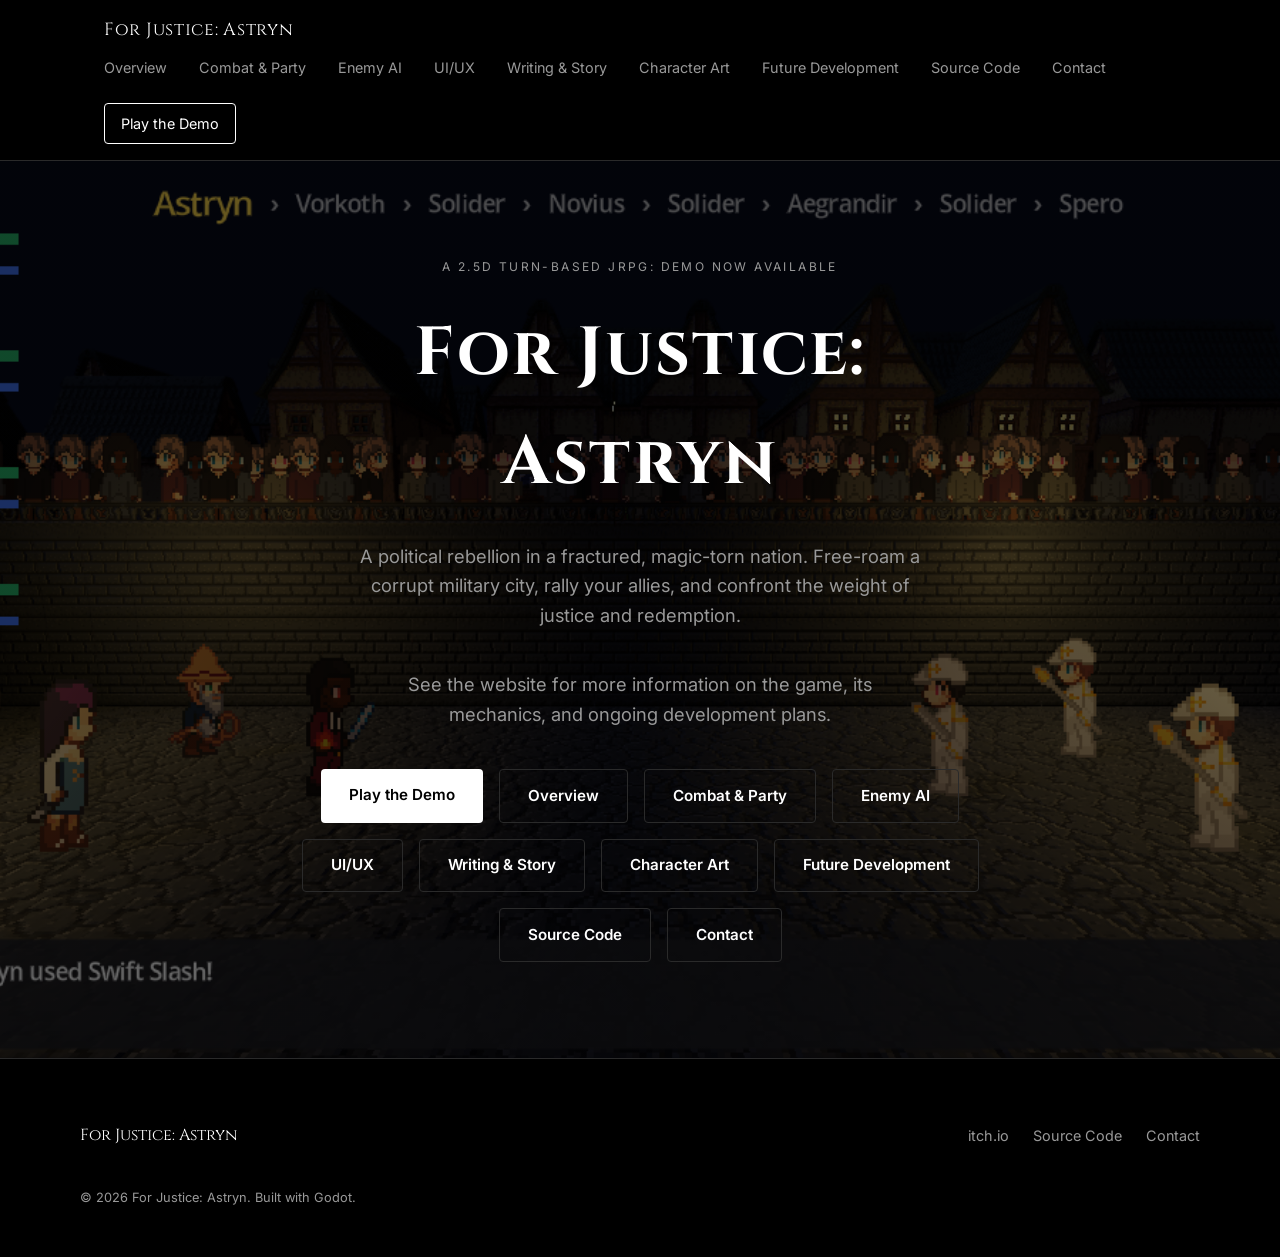
<file: index.html>
<!DOCTYPE html>
<html lang="en">
<head>
  <meta charset="UTF-8">
  <meta name="viewport" content="width=device-width, initial-scale=1.0">
  <title>For Justice: Astryn</title>
  <meta name="description" content="For Justice: Astryn, a 2.5D turn-based JRPG about political rebellion in a fractured, magic-torn nation. Free-roam a corrupt military city, take down a general in a two-phase fight, and face a branching final decision.">
  <link rel="icon" type="image/png" href="assets/fja_logo.png">
  <meta property="og:type" content="website">
  <meta property="og:site_name" content="For Justice: Astryn">
  <meta property="og:title" content="For Justice: Astryn">
  <meta property="og:description" content="For Justice: Astryn, a 2.5D turn-based JRPG about political rebellion in a fractured, magic-torn nation. Free-roam a corrupt military city, take down a general in a two-phase fight, and face a branching final decision.">
  <meta property="og:url" content="https://goamek.github.io/for-justice-astryn-official/">
  <meta property="og:image" content="https://goamek.github.io/for-justice-astryn-official/assets/game/hero-bg.png">
  <meta name="twitter:card" content="summary_large_image">
  <link rel="preconnect" href="https://fonts.googleapis.com">
  <link rel="preconnect" href="https://fonts.gstatic.com" crossorigin>
  <link href="https://fonts.googleapis.com/css2?family=Cinzel:wght@500;700&family=Inter:wght@400;500;600&display=swap" rel="stylesheet">
  <link rel="stylesheet" href="css/style.css">
</head>
<body>

  <header class="nav" id="nav">
    <div class="nav__inner">
      <a href="#top" class="nav__brand">For Justice: <span>Astryn</span></a>
      <nav class="nav__links" id="navLinks">
        <a href="overview.html">Overview</a>
        <a href="mechanics/mechanic-1.html">Combat &amp; Party</a>
        <a href="mechanics/mechanic-2.html">Enemy AI</a>
        <a href="mechanics/mechanic-3.html">UI/UX</a>
        <a href="mechanics/mechanic-4.html">Writing &amp; Story</a>
        <a href="mechanics/mechanic-5.html">Character Art</a>
        <a href="future-development.html">Future Development</a>
        <a href="https://github.com/goamek/for-justice-astryn-official/tree/main/src" target="_blank" rel="noopener">Source Code</a>
        <a href="contact.html">Contact</a>
        <a href="https://garrettoamek.itch.io/for-justice-astryn" class="nav__cta" target="_blank" rel="noopener">Play the Demo</a>
      </nav>
    </div>
  </header>

  <main>

    <section class="hero" id="top">
      <div class="hero__bg" aria-hidden="true"></div>
      <div class="hero__content">
        <p class="hero__eyebrow">A 2.5D Turn-Based JRPG: Demo Now Available</p>
        <h1 class="hero__title">For Justice: <span>Astryn</span></h1>
        <p class="hero__tagline">
          A political rebellion in a fractured, magic-torn nation. Free-roam a corrupt military
          city, rally your allies, and confront the weight of justice and redemption.
        </p>
        <p class="hero__tagline">
          See the website for more information on the game, its mechanics, and ongoing development plans.
        </p>
        <div class="quick-links__row">
          <a href="https://garrettoamek.itch.io/for-justice-astryn" class="btn btn--primary" target="_blank" rel="noopener">Play the Demo</a>
          <a href="overview.html" class="btn btn--ghost">Overview</a>
          <a href="mechanics/mechanic-1.html" class="btn btn--ghost">Combat &amp; Party</a>
          <a href="mechanics/mechanic-2.html" class="btn btn--ghost">Enemy AI</a>
          <a href="mechanics/mechanic-3.html" class="btn btn--ghost">UI/UX</a>
          <a href="mechanics/mechanic-4.html" class="btn btn--ghost">Writing &amp; Story</a>
          <a href="mechanics/mechanic-5.html" class="btn btn--ghost">Character Art</a>
          <a href="future-development.html" class="btn btn--ghost">Future Development</a>
          <a href="https://github.com/goamek/for-justice-astryn-official/tree/main/src" class="btn btn--ghost" target="_blank" rel="noopener">Source Code</a>
          <a href="contact.html" class="btn btn--ghost">Contact</a>
        </div>
      </div>
    </section>

  </main>

  <footer class="footer">
    <div class="footer__inner">
      <p class="footer__brand">For Justice: <span>Astryn</span></p>
      <ul class="footer__links">
        <li><a href="https://garrettoamek.itch.io/for-justice-astryn" target="_blank" rel="noopener">itch.io</a></li>
        <li><a href="https://github.com/goamek/for-justice-astryn-official/tree/main/src" target="_blank" rel="noopener">Source Code</a></li>
        <li><a href="contact.html">Contact</a></li>
      </ul>
      <p class="footer__copy">&copy; 2026 For Justice: Astryn. Built with Godot.</p>
    </div>
  </footer>

</body>
</html>
</file>
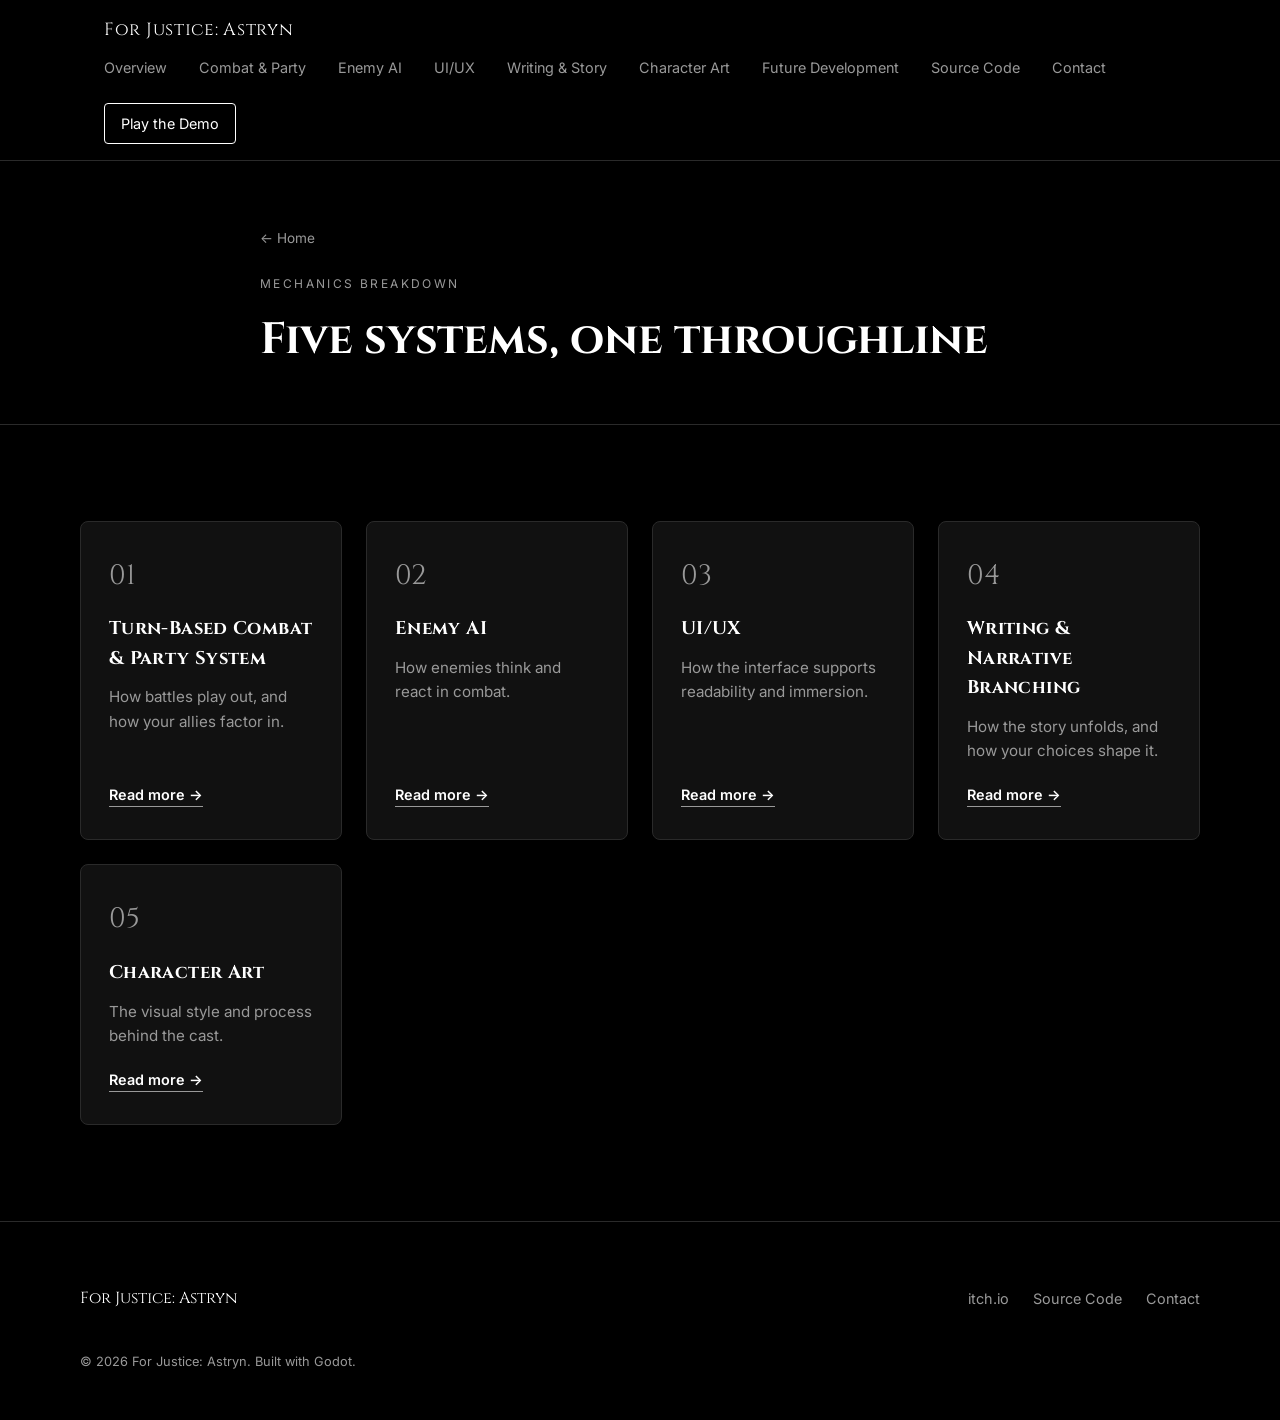
<file: mechanics/index.html>
<!DOCTYPE html>
<html lang="en">
<head>
  <meta charset="UTF-8">
  <meta name="viewport" content="width=device-width, initial-scale=1.0">
  <title>Mechanics | For Justice: Astryn</title>
  <meta name="description" content="A breakdown of the mechanics in For Justice: Astryn: free-roam interaction, turn-based battle, and enemy AI.">
  <link rel="icon" type="image/png" href="../assets/fja_logo.png">
  <meta property="og:type" content="website">
  <meta property="og:site_name" content="For Justice: Astryn">
  <meta property="og:title" content="Mechanics | For Justice: Astryn">
  <meta property="og:description" content="A breakdown of the mechanics in For Justice: Astryn: free-roam interaction, turn-based battle, and enemy AI.">
  <meta property="og:url" content="https://goamek.github.io/for-justice-astryn-official/mechanics/index.html">
  <meta property="og:image" content="https://goamek.github.io/for-justice-astryn-official/assets/game/hero-bg.png">
  <meta name="twitter:card" content="summary_large_image">
  <link rel="preconnect" href="https://fonts.googleapis.com">
  <link rel="preconnect" href="https://fonts.gstatic.com" crossorigin>
  <link href="https://fonts.googleapis.com/css2?family=Cinzel:wght@500;700&family=Inter:wght@400;500;600&display=swap" rel="stylesheet">
  <link rel="stylesheet" href="../css/style.css">
</head>
<body>

  <header class="nav" id="nav">
    <div class="nav__inner">
      <a href="../index.html" class="nav__brand">For Justice: <span>Astryn</span></a>
      <nav class="nav__links" id="navLinks">
        <a href="../overview.html">Overview</a>
        <a href="mechanic-1.html">Combat &amp; Party</a>
        <a href="mechanic-2.html">Enemy AI</a>
        <a href="mechanic-3.html">UI/UX</a>
        <a href="mechanic-4.html">Writing &amp; Story</a>
        <a href="mechanic-5.html">Character Art</a>
        <a href="../future-development.html">Future Development</a>
        <a href="https://github.com/goamek/for-justice-astryn-official/tree/main/src" target="_blank" rel="noopener">Source Code</a>
        <a href="../contact.html">Contact</a>
        <a href="https://garrettoamek.itch.io/for-justice-astryn" class="nav__cta" target="_blank" rel="noopener">Play the Demo</a>
      </nav>
    </div>
  </header>

  <main>

    <section class="detail-hero">
      <div class="detail-hero__inner">
        <a href="../index.html" class="detail-hero__back">← Home</a>
        <p class="detail-hero__kicker">Mechanics Breakdown</p>
        <h1 class="detail-hero__title">Five systems, one throughline</h1>
      </div>
    </section>

    <section class="section">
      <div class="section__inner">
        <div class="mechanics">
          <article class="mechanic-card">
            <div class="mechanic-card__num">01</div>
            <h3>Turn-Based Combat &amp; Party System</h3>
            <p>
              How battles play out, and how your allies factor in.
            </p>
            <a class="mechanic-card__link" href="mechanic-1.html">Read more →</a>
          </article>

          <article class="mechanic-card">
            <div class="mechanic-card__num">02</div>
            <h3>Enemy AI</h3>
            <p>
              How enemies think and react in combat.
            </p>
            <a class="mechanic-card__link" href="mechanic-2.html">Read more →</a>
          </article>

          <article class="mechanic-card">
            <div class="mechanic-card__num">03</div>
            <h3>UI/UX</h3>
            <p>
              How the interface supports readability and immersion.
            </p>
            <a class="mechanic-card__link" href="mechanic-3.html">Read more →</a>
          </article>

          <article class="mechanic-card">
            <div class="mechanic-card__num">04</div>
            <h3>Writing &amp; Narrative Branching</h3>
            <p>
              How the story unfolds, and how your choices shape it.
            </p>
            <a class="mechanic-card__link" href="mechanic-4.html">Read more →</a>
          </article>

          <article class="mechanic-card">
            <div class="mechanic-card__num">05</div>
            <h3>Character Art</h3>
            <p>
              The visual style and process behind the cast.
            </p>
            <a class="mechanic-card__link" href="mechanic-5.html">Read more →</a>
          </article>
        </div>
      </div>
    </section>

  </main>

  <footer class="footer">
    <div class="footer__inner">
      <p class="footer__brand">For Justice: <span>Astryn</span></p>
      <ul class="footer__links">
        <li><a href="https://garrettoamek.itch.io/for-justice-astryn" target="_blank" rel="noopener">itch.io</a></li>
        <li><a href="https://github.com/goamek/for-justice-astryn-official/tree/main/src" target="_blank" rel="noopener">Source Code</a></li>
        <li><a href="../contact.html">Contact</a></li>
      </ul>
      <p class="footer__copy">&copy; 2026 For Justice: Astryn. Built with Godot.</p>
    </div>
  </footer>

</body>
</html>
</file>
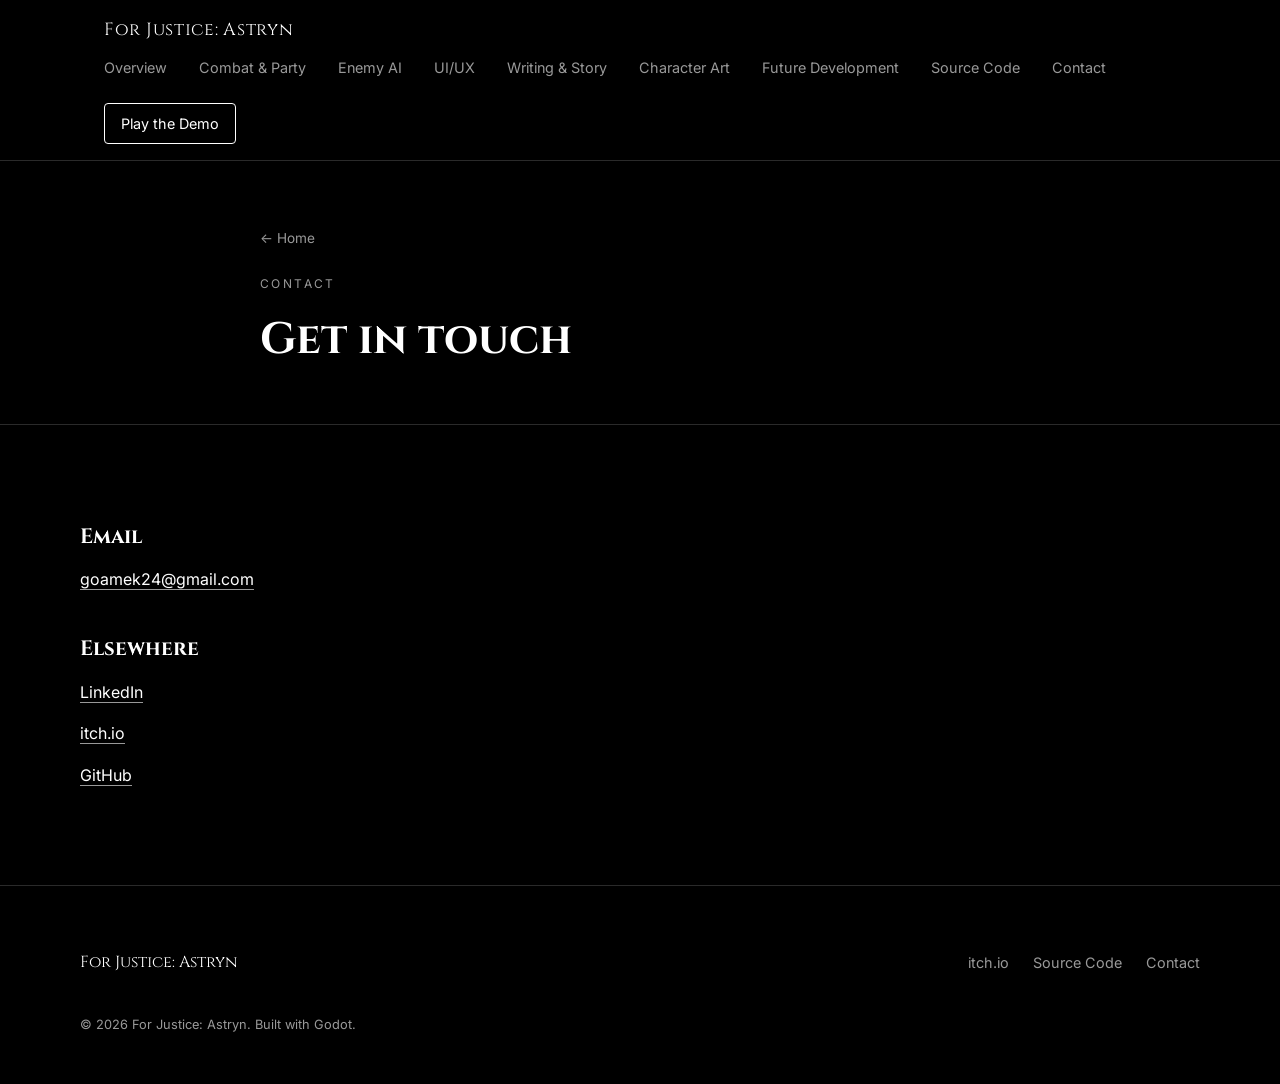
<file: contact.html>
<!DOCTYPE html>
<html lang="en">
<head>
  <meta charset="UTF-8">
  <meta name="viewport" content="width=device-width, initial-scale=1.0">
  <title>Contact | For Justice: Astryn</title>
  <meta name="description" content="Get in touch about For Justice: Astryn.">
  <link rel="icon" type="image/png" href="assets/fja_logo.png">
  <meta property="og:type" content="website">
  <meta property="og:site_name" content="For Justice: Astryn">
  <meta property="og:title" content="Contact | For Justice: Astryn">
  <meta property="og:description" content="Get in touch about For Justice: Astryn.">
  <meta property="og:url" content="https://goamek.github.io/for-justice-astryn-official/contact.html">
  <meta property="og:image" content="https://goamek.github.io/for-justice-astryn-official/assets/game/hero-bg.png">
  <meta name="twitter:card" content="summary_large_image">
  <link rel="preconnect" href="https://fonts.googleapis.com">
  <link rel="preconnect" href="https://fonts.gstatic.com" crossorigin>
  <link href="https://fonts.googleapis.com/css2?family=Cinzel:wght@500;700&family=Inter:wght@400;500;600&display=swap" rel="stylesheet">
  <link rel="stylesheet" href="css/style.css">
</head>
<body>

  <header class="nav" id="nav">
    <div class="nav__inner">
      <a href="index.html" class="nav__brand">For Justice: <span>Astryn</span></a>
      <nav class="nav__links" id="navLinks">
        <a href="overview.html">Overview</a>
        <a href="mechanics/mechanic-1.html">Combat &amp; Party</a>
        <a href="mechanics/mechanic-2.html">Enemy AI</a>
        <a href="mechanics/mechanic-3.html">UI/UX</a>
        <a href="mechanics/mechanic-4.html">Writing &amp; Story</a>
        <a href="mechanics/mechanic-5.html">Character Art</a>
        <a href="future-development.html">Future Development</a>
        <a href="https://github.com/goamek/for-justice-astryn-official/tree/main/src" target="_blank" rel="noopener">Source Code</a>
        <a href="contact.html">Contact</a>
        <a href="https://garrettoamek.itch.io/for-justice-astryn" class="nav__cta" target="_blank" rel="noopener">Play the Demo</a>
      </nav>
    </div>
  </header>

  <main>

    <section class="detail-hero">
      <div class="detail-hero__inner">
        <a href="index.html" class="detail-hero__back">← Home</a>
        <p class="detail-hero__kicker">Contact</p>
        <h1 class="detail-hero__title">Get in touch</h1>
      </div>
    </section>

    <section class="section">
      <div class="section__inner">
        <div class="detail__section">
          <h2>Email</h2>
          <p>
            <a href="mailto:goamek24@gmail.com">goamek24@gmail.com</a>
          </p>
        </div>

        <div class="detail__section">
          <h2>Elsewhere</h2>
          <p>
            <a href="https://www.linkedin.com/in/garrett-oamek/" target="_blank" rel="noopener">LinkedIn</a>
          </p>
          <p>
            <a href="https://garrettoamek.itch.io/for-justice-astryn" target="_blank" rel="noopener">itch.io</a>
          </p>
          <p>
            <a href="https://github.com/goamek" target="_blank" rel="noopener">GitHub</a>
          </p>
        </div>
      </div>
    </section>

  </main>

  <footer class="footer">
    <div class="footer__inner">
      <p class="footer__brand">For Justice: <span>Astryn</span></p>
      <ul class="footer__links">
        <li><a href="https://garrettoamek.itch.io/for-justice-astryn" target="_blank" rel="noopener">itch.io</a></li>
        <li><a href="https://github.com/goamek/for-justice-astryn-official/tree/main/src" target="_blank" rel="noopener">Source Code</a></li>
        <li><a href="contact.html">Contact</a></li>
      </ul>
      <p class="footer__copy">&copy; 2026 For Justice: Astryn. Built with Godot.</p>
    </div>
  </footer>

</body>
</html>
</file>
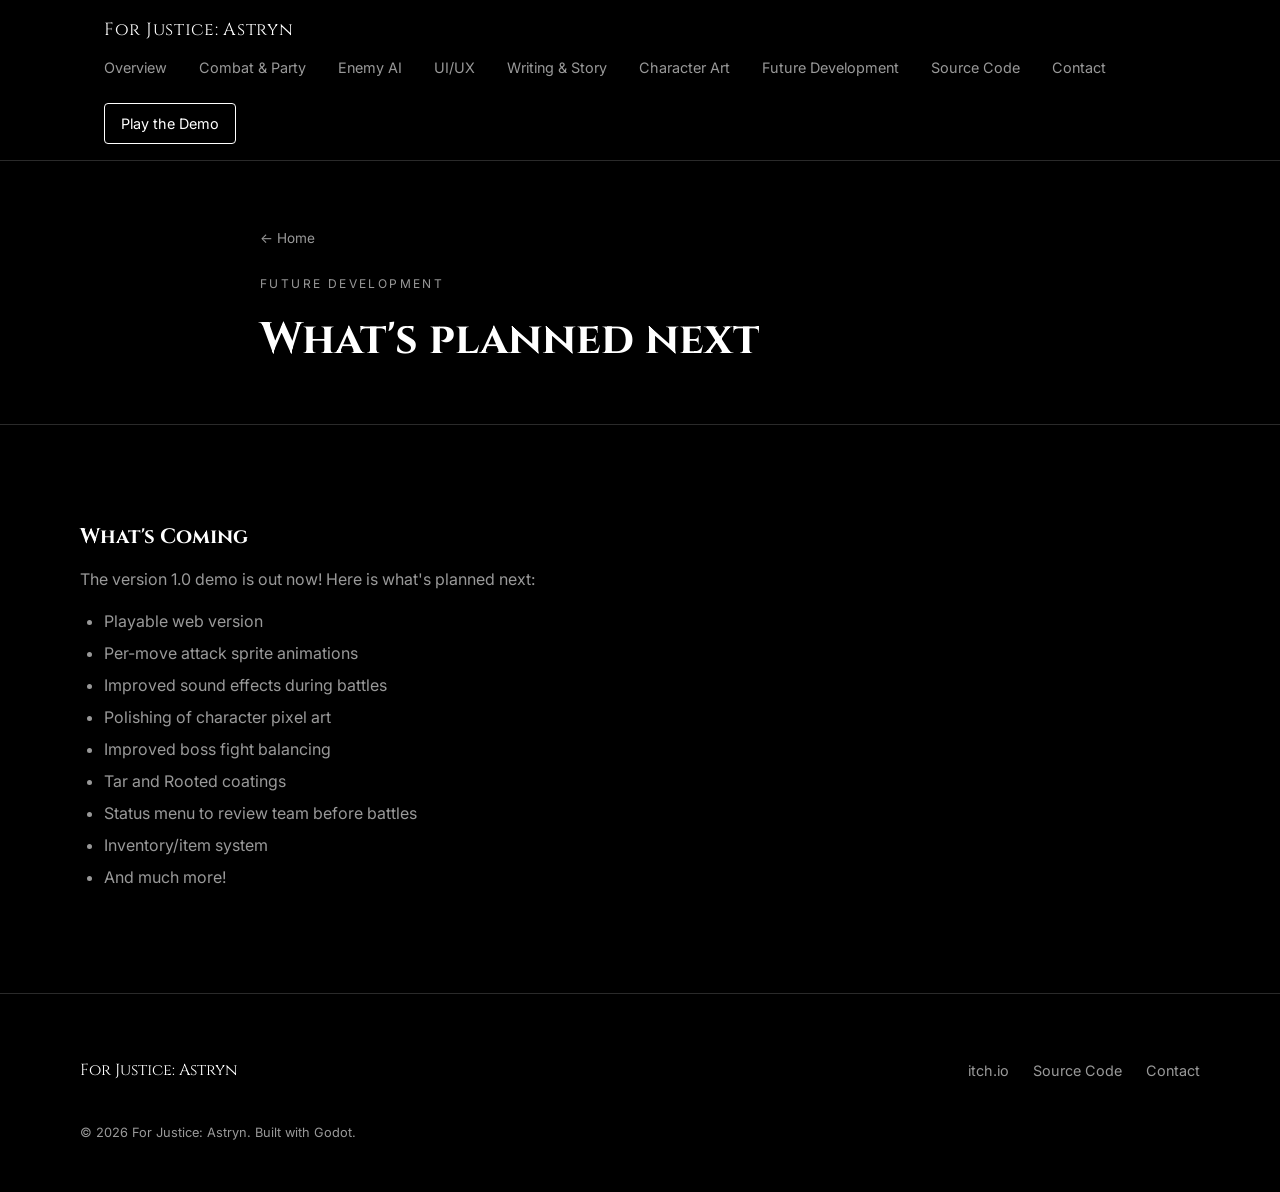
<file: future-development.html>
<!DOCTYPE html>
<html lang="en">
<head>
  <meta charset="UTF-8">
  <meta name="viewport" content="width=device-width, initial-scale=1.0">
  <title>Future Development | For Justice: Astryn</title>
  <meta name="description" content="What's planned next for For Justice: Astryn.">
  <link rel="icon" type="image/png" href="assets/fja_logo.png">
  <meta property="og:type" content="website">
  <meta property="og:site_name" content="For Justice: Astryn">
  <meta property="og:title" content="Future Development | For Justice: Astryn">
  <meta property="og:description" content="What's planned next for For Justice: Astryn.">
  <meta property="og:url" content="https://goamek.github.io/for-justice-astryn-official/future-development.html">
  <meta property="og:image" content="https://goamek.github.io/for-justice-astryn-official/assets/game/hero-bg.png">
  <meta name="twitter:card" content="summary_large_image">
  <link rel="preconnect" href="https://fonts.googleapis.com">
  <link rel="preconnect" href="https://fonts.gstatic.com" crossorigin>
  <link href="https://fonts.googleapis.com/css2?family=Cinzel:wght@500;700&family=Inter:wght@400;500;600&display=swap" rel="stylesheet">
  <link rel="stylesheet" href="css/style.css">
</head>
<body>

  <header class="nav" id="nav">
    <div class="nav__inner">
      <a href="index.html" class="nav__brand">For Justice: <span>Astryn</span></a>
      <nav class="nav__links" id="navLinks">
        <a href="overview.html">Overview</a>
        <a href="mechanics/mechanic-1.html">Combat &amp; Party</a>
        <a href="mechanics/mechanic-2.html">Enemy AI</a>
        <a href="mechanics/mechanic-3.html">UI/UX</a>
        <a href="mechanics/mechanic-4.html">Writing &amp; Story</a>
        <a href="mechanics/mechanic-5.html">Character Art</a>
        <a href="future-development.html">Future Development</a>
        <a href="https://github.com/goamek/for-justice-astryn-official/tree/main/src" target="_blank" rel="noopener">Source Code</a>
        <a href="contact.html">Contact</a>
        <a href="https://garrettoamek.itch.io/for-justice-astryn" class="nav__cta" target="_blank" rel="noopener">Play the Demo</a>
      </nav>
    </div>
  </header>

  <main>

    <section class="detail-hero">
      <div class="detail-hero__inner">
        <a href="index.html" class="detail-hero__back">← Home</a>
        <p class="detail-hero__kicker">Future Development</p>
        <h1 class="detail-hero__title">What's planned next</h1>
      </div>
    </section>

    <section class="section">
      <div class="section__inner">
        <div class="detail__section">
          <h2>What's Coming</h2>
          <p>
            The version 1.0 demo is out now! Here is what's planned next:
          </p>
          <ul class="bullet-list">
            <li>Playable web version</li>
            <li>Per-move attack sprite animations</li>
            <li>Improved sound effects during battles</li>
            <li>Polishing of character pixel art</li>
            <li>Improved boss fight balancing</li>
            <li>Tar and Rooted coatings</li>
            <li>Status menu to review team before battles</li>
            <li>Inventory/item system</li>
            <li>And much more!</li>
          </ul>
        </div>
      </div>
    </section>

  </main>

  <footer class="footer">
    <div class="footer__inner">
      <p class="footer__brand">For Justice: <span>Astryn</span></p>
      <ul class="footer__links">
        <li><a href="https://garrettoamek.itch.io/for-justice-astryn" target="_blank" rel="noopener">itch.io</a></li>
        <li><a href="https://github.com/goamek/for-justice-astryn-official/tree/main/src" target="_blank" rel="noopener">Source Code</a></li>
        <li><a href="contact.html">Contact</a></li>
      </ul>
      <p class="footer__copy">&copy; 2026 For Justice: Astryn. Built with Godot.</p>
    </div>
  </footer>

</body>
</html>
</file>
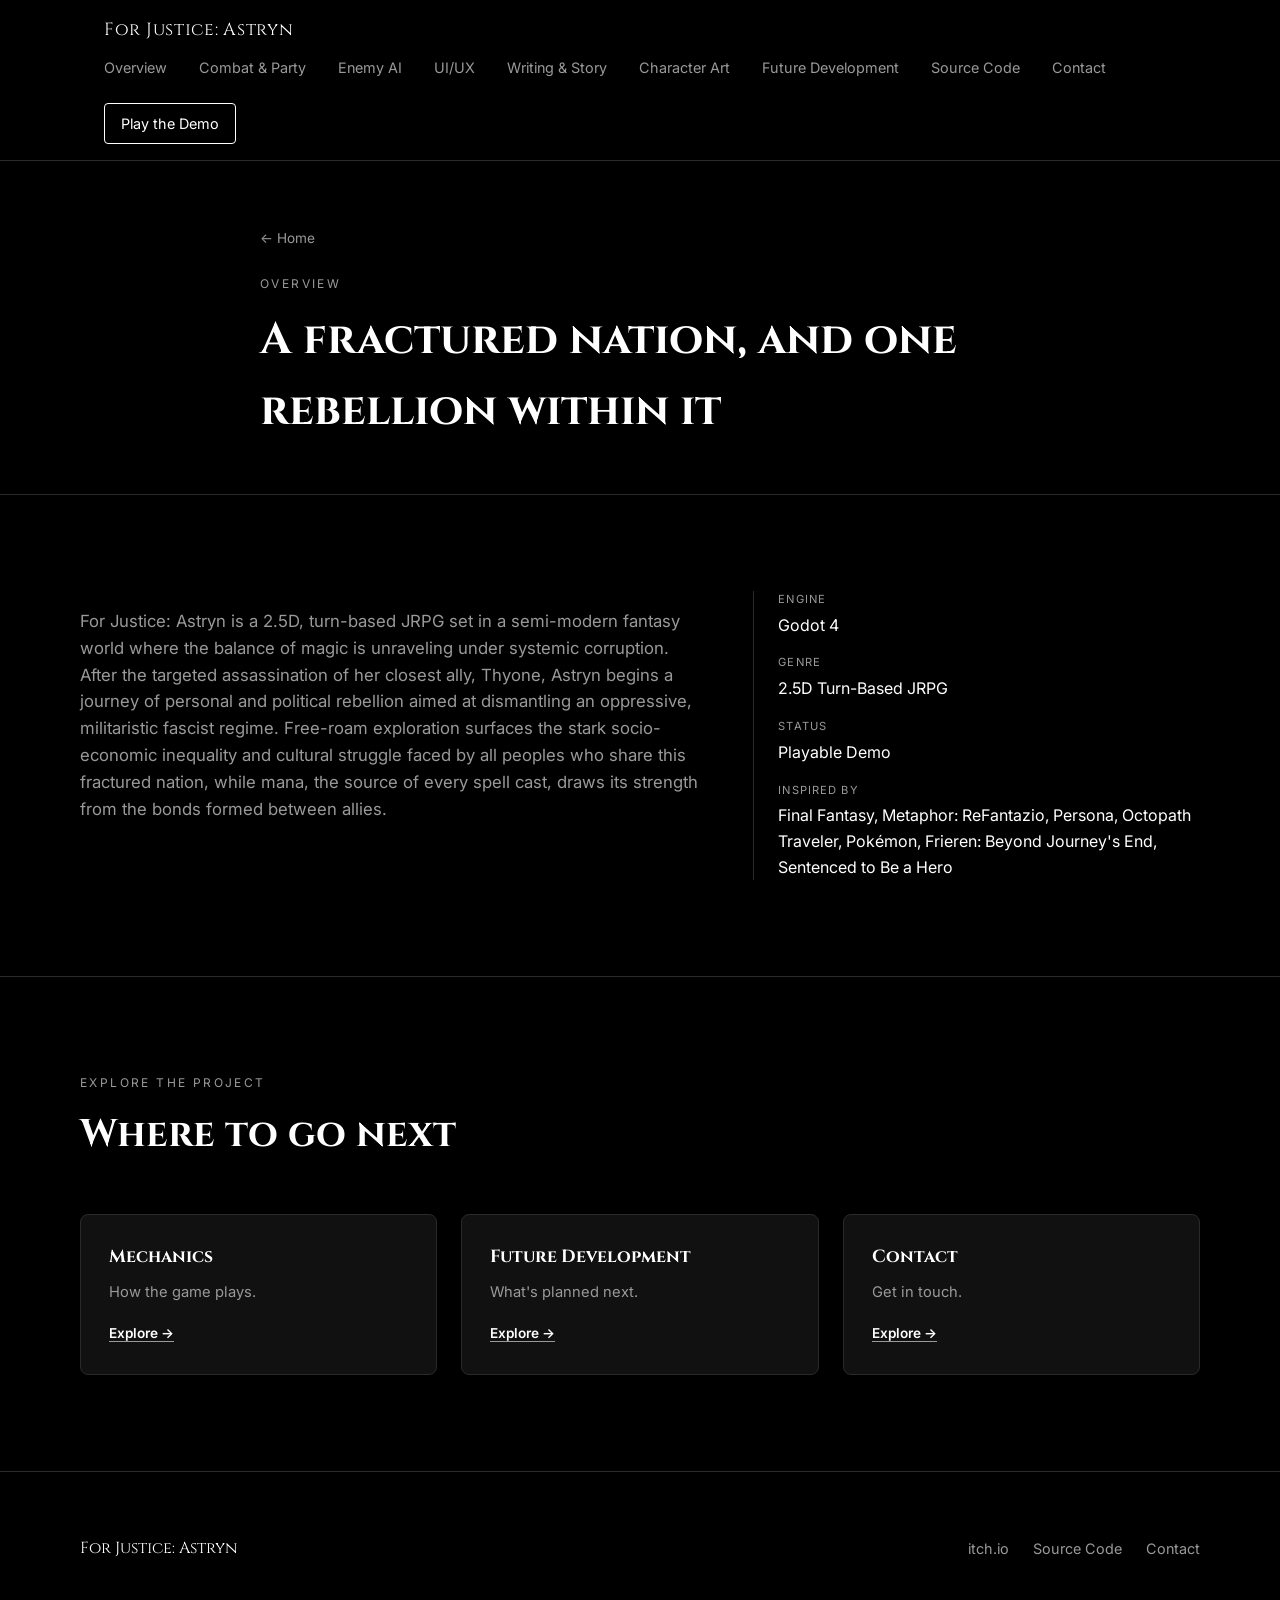
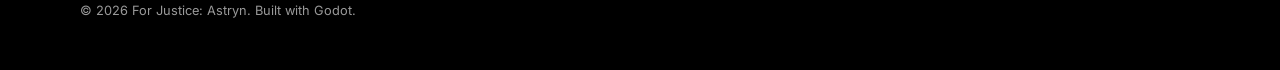
<file: overview.html>
<!DOCTYPE html>
<html lang="en">
<head>
  <meta charset="UTF-8">
  <meta name="viewport" content="width=device-width, initial-scale=1.0">
  <title>Overview | For Justice: Astryn</title>
  <meta name="description" content="An overview of For Justice: Astryn, a 2.5D turn-based JRPG about political rebellion in a fractured, magic-torn nation.">
  <link rel="icon" type="image/png" href="assets/fja_logo.png">
  <meta property="og:type" content="website">
  <meta property="og:site_name" content="For Justice: Astryn">
  <meta property="og:title" content="Overview | For Justice: Astryn">
  <meta property="og:description" content="An overview of For Justice: Astryn, a 2.5D turn-based JRPG about political rebellion in a fractured, magic-torn nation.">
  <meta property="og:url" content="https://goamek.github.io/for-justice-astryn-official/overview.html">
  <meta property="og:image" content="https://goamek.github.io/for-justice-astryn-official/assets/game/hero-bg.png">
  <meta name="twitter:card" content="summary_large_image">
  <link rel="preconnect" href="https://fonts.googleapis.com">
  <link rel="preconnect" href="https://fonts.gstatic.com" crossorigin>
  <link href="https://fonts.googleapis.com/css2?family=Cinzel:wght@500;700&family=Inter:wght@400;500;600&display=swap" rel="stylesheet">
  <link rel="stylesheet" href="css/style.css">
</head>
<body>

  <header class="nav" id="nav">
    <div class="nav__inner">
      <a href="index.html" class="nav__brand">For Justice: <span>Astryn</span></a>
      <nav class="nav__links" id="navLinks">
        <a href="overview.html">Overview</a>
        <a href="mechanics/mechanic-1.html">Combat &amp; Party</a>
        <a href="mechanics/mechanic-2.html">Enemy AI</a>
        <a href="mechanics/mechanic-3.html">UI/UX</a>
        <a href="mechanics/mechanic-4.html">Writing &amp; Story</a>
        <a href="mechanics/mechanic-5.html">Character Art</a>
        <a href="future-development.html">Future Development</a>
        <a href="https://github.com/goamek/for-justice-astryn-official/tree/main/src" target="_blank" rel="noopener">Source Code</a>
        <a href="contact.html">Contact</a>
        <a href="https://garrettoamek.itch.io/for-justice-astryn" class="nav__cta" target="_blank" rel="noopener">Play the Demo</a>
      </nav>
    </div>
  </header>

  <main>

    <section class="detail-hero">
      <div class="detail-hero__inner">
        <a href="index.html" class="detail-hero__back">← Home</a>
        <p class="detail-hero__kicker">Overview</p>
        <h1 class="detail-hero__title">A fractured nation, and one rebellion within it</h1>
      </div>
    </section>

    <section class="section">
      <div class="section__inner">
        <div class="overview__grid">
          <p class="overview__text">
            For Justice: Astryn is a 2.5D, turn-based JRPG set in a semi-modern fantasy
            world where the balance of magic is unraveling under systemic corruption. After the
            targeted assassination of her closest ally, Thyone, Astryn begins a journey of personal and
            political rebellion aimed at dismantling an oppressive, militaristic fascist regime.
            Free-roam exploration surfaces the stark socio-economic inequality and cultural
            struggle faced by all peoples who share this fractured nation,
            while mana, the source of every spell cast, draws its strength from the
            bonds formed between allies.
          </p>
          <ul class="overview__stats">
            <li><span>Engine</span>Godot 4</li>
            <li><span>Genre</span>2.5D Turn-Based JRPG</li>
            <li><span>Status</span>Playable Demo</li>
            <li><span>Inspired by</span>Final Fantasy, Metaphor: ReFantazio, Persona, Octopath Traveler, Pokémon, Frieren: Beyond Journey's End, Sentenced to Be a Hero</li>
          </ul>
        </div>
      </div>
    </section>

    <section class="section section--alt">
      <div class="section__inner">
        <p class="section__kicker">Explore the Project</p>
        <h2 class="section__title">Where to go next</h2>

        <div class="hub-cards">
          <a class="hub-card" href="mechanics/index.html">
            <h3>Mechanics</h3>
            <p>How the game plays.</p>
            <span class="hub-card__cta">Explore →</span>
          </a>
          <a class="hub-card" href="future-development.html">
            <h3>Future Development</h3>
            <p>What's planned next.</p>
            <span class="hub-card__cta">Explore →</span>
          </a>
          <a class="hub-card" href="contact.html">
            <h3>Contact</h3>
            <p>Get in touch.</p>
            <span class="hub-card__cta">Explore →</span>
          </a>
        </div>
      </div>
    </section>

  </main>

  <footer class="footer">
    <div class="footer__inner">
      <p class="footer__brand">For Justice: <span>Astryn</span></p>
      <ul class="footer__links">
        <li><a href="https://garrettoamek.itch.io/for-justice-astryn" target="_blank" rel="noopener">itch.io</a></li>
        <li><a href="https://github.com/goamek/for-justice-astryn-official/tree/main/src" target="_blank" rel="noopener">Source Code</a></li>
        <li><a href="contact.html">Contact</a></li>
      </ul>
      <p class="footer__copy">&copy; 2026 For Justice: Astryn. Built with Godot.</p>
    </div>
  </footer>

</body>
</html>
</file>
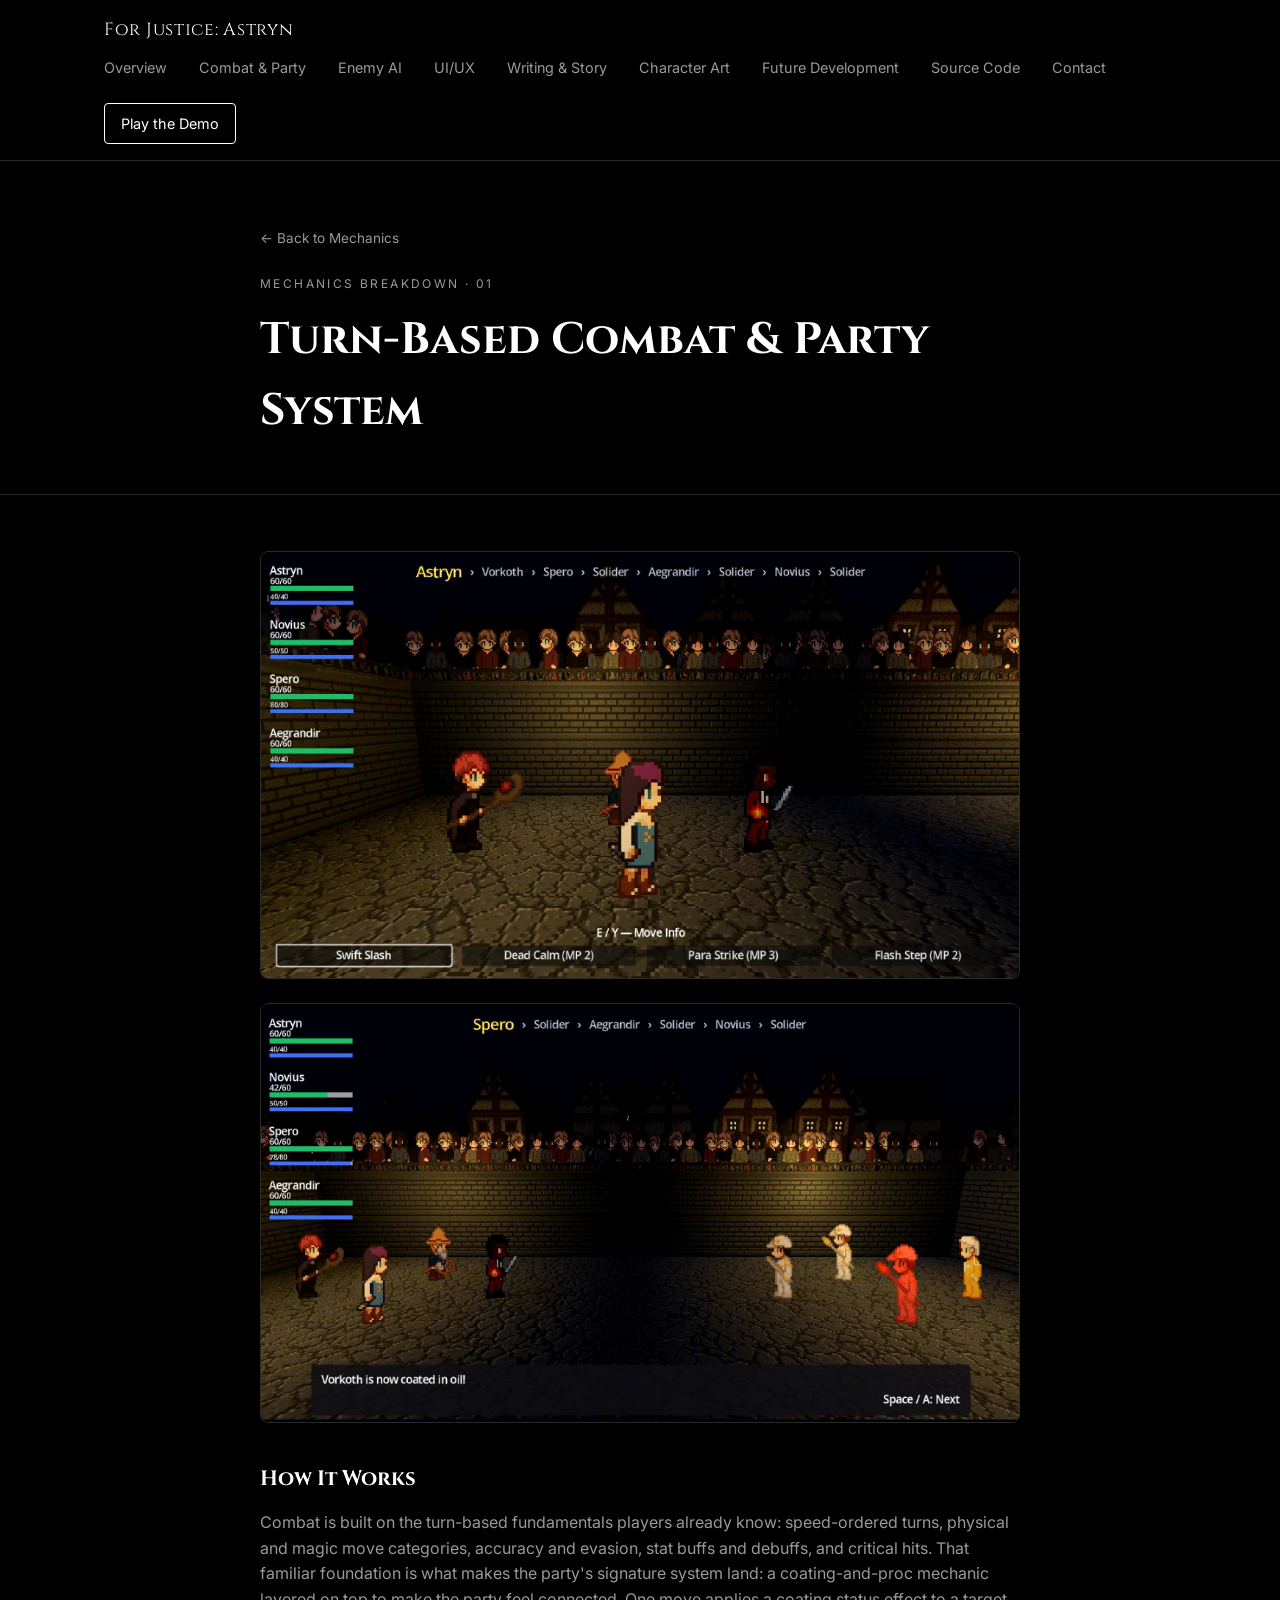
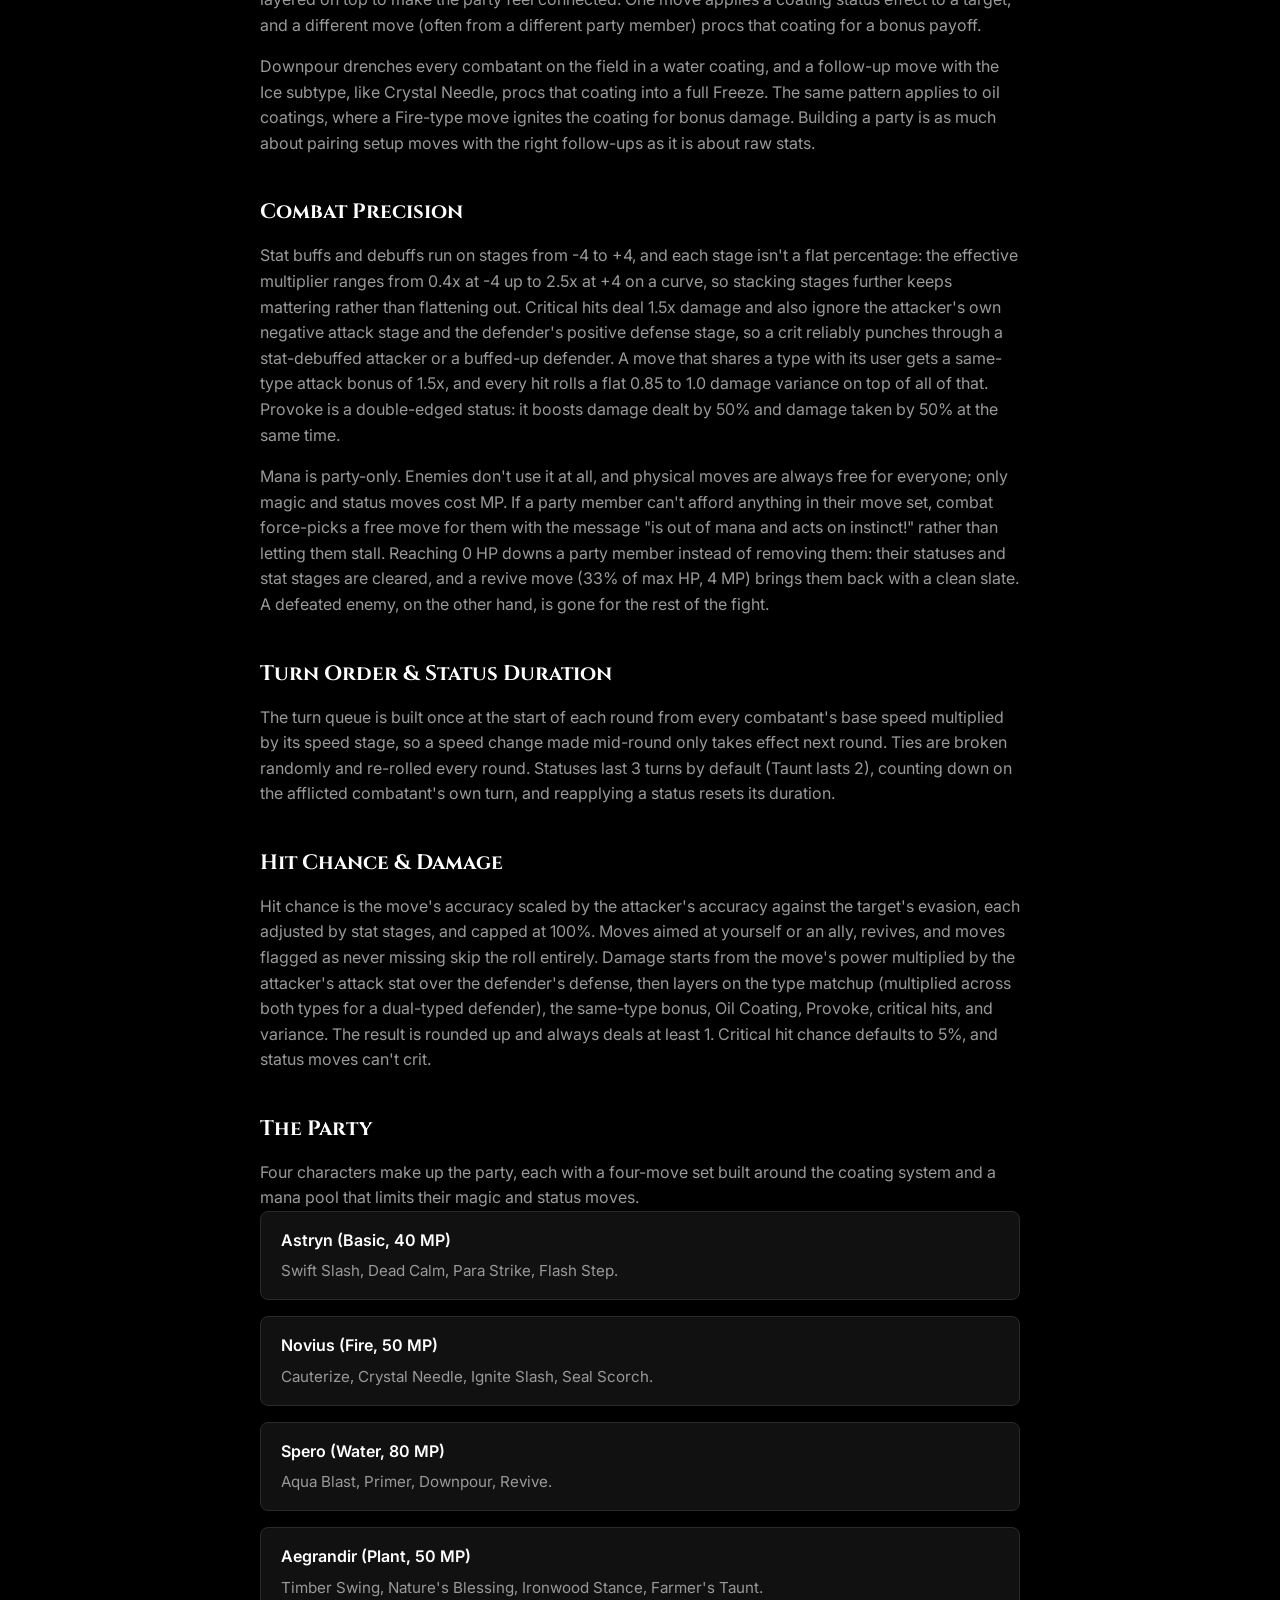
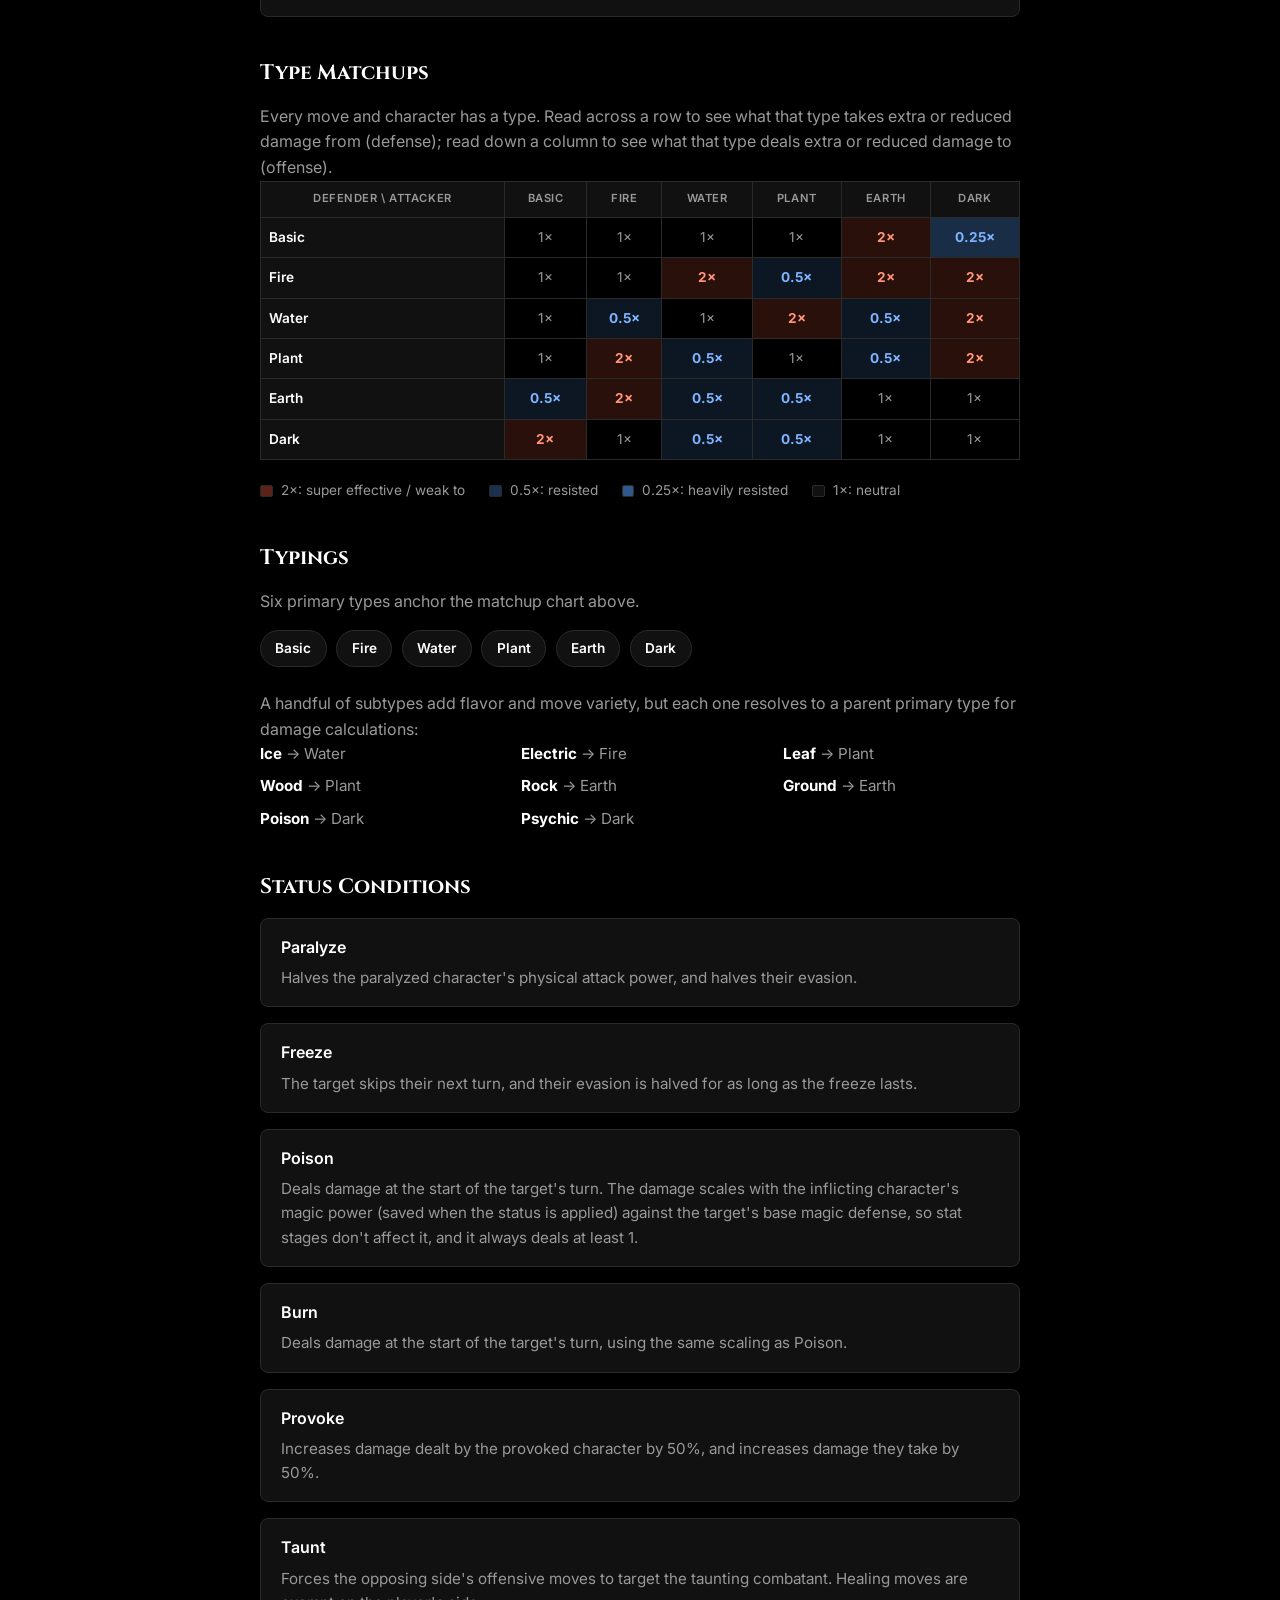
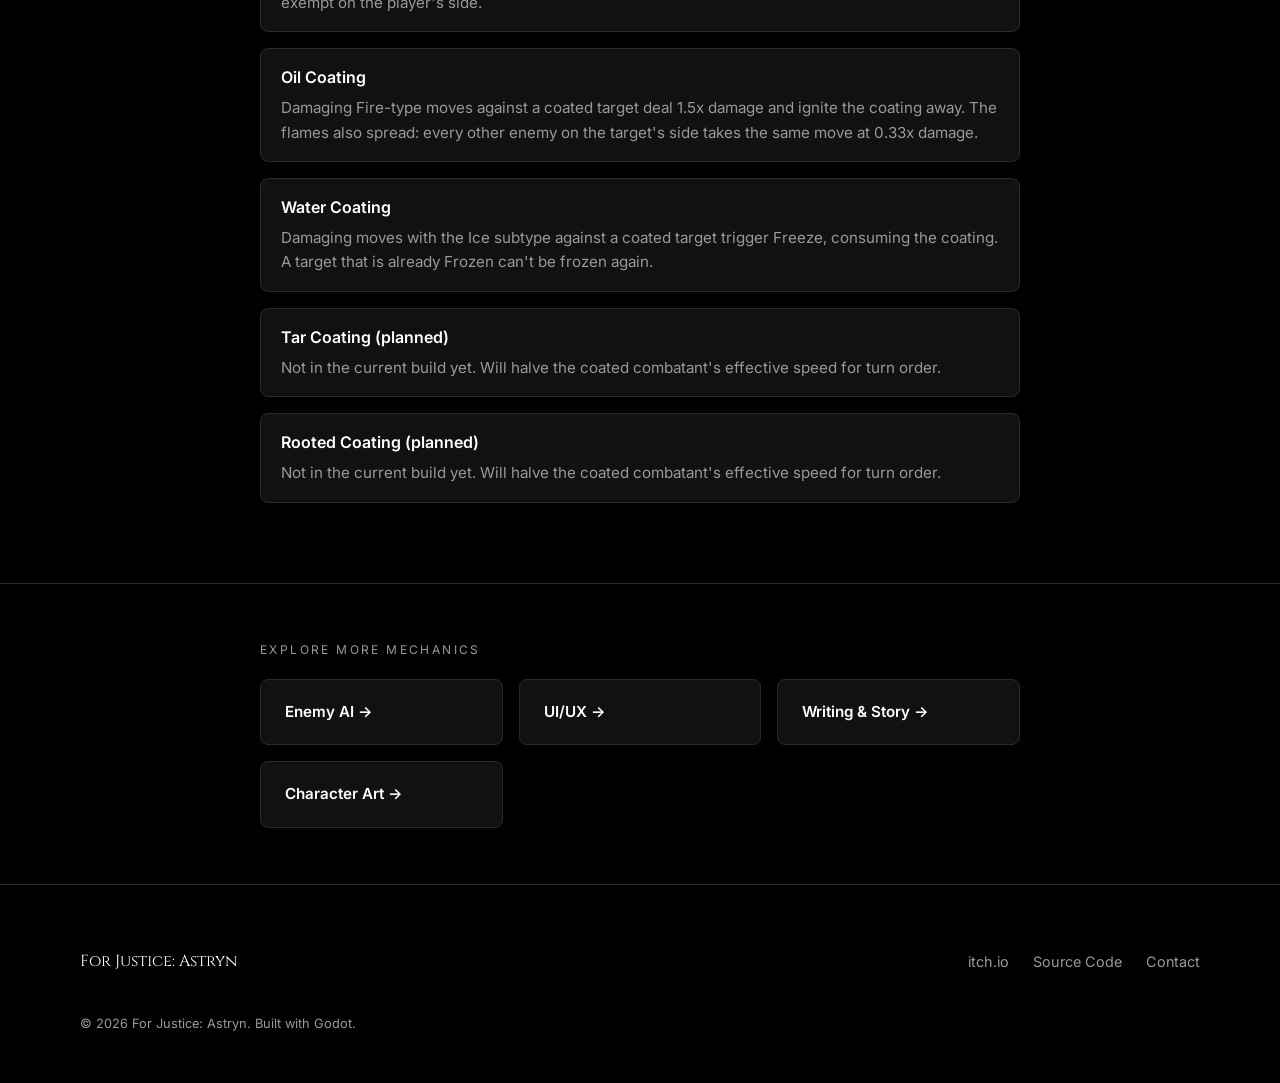
<file: mechanics/mechanic-1.html>
<!DOCTYPE html>
<html lang="en">
<head>
  <meta charset="UTF-8">
  <meta name="viewport" content="width=device-width, initial-scale=1.0">
  <title>Turn-Based Combat &amp; Party System | For Justice: Astryn</title>
  <meta name="description" content="How turn-based combat and the party system work in For Justice: Astryn.">
  <link rel="icon" type="image/png" href="../assets/fja_logo.png">
  <meta property="og:type" content="website">
  <meta property="og:site_name" content="For Justice: Astryn">
  <meta property="og:title" content="Turn-Based Combat &amp; Party System | For Justice: Astryn">
  <meta property="og:description" content="How turn-based combat and the party system work in For Justice: Astryn.">
  <meta property="og:url" content="https://goamek.github.io/for-justice-astryn-official/mechanics/mechanic-1.html">
  <meta property="og:image" content="https://goamek.github.io/for-justice-astryn-official/assets/game/hero-bg.png">
  <meta name="twitter:card" content="summary_large_image">
  <link rel="preconnect" href="https://fonts.googleapis.com">
  <link rel="preconnect" href="https://fonts.gstatic.com" crossorigin>
  <link href="https://fonts.googleapis.com/css2?family=Cinzel:wght@500;700&family=Inter:wght@400;500;600&display=swap" rel="stylesheet">
  <link rel="stylesheet" href="../css/style.css">
</head>
<body>

  <header class="nav" id="nav">
    <div class="nav__inner">
      <a href="../index.html" class="nav__brand">For Justice: <span>Astryn</span></a>
      <nav class="nav__links" id="navLinks">
        <a href="../overview.html">Overview</a>
        <a href="mechanic-1.html">Combat &amp; Party</a>
        <a href="mechanic-2.html">Enemy AI</a>
        <a href="mechanic-3.html">UI/UX</a>
        <a href="mechanic-4.html">Writing &amp; Story</a>
        <a href="mechanic-5.html">Character Art</a>
        <a href="../future-development.html">Future Development</a>
        <a href="https://github.com/goamek/for-justice-astryn-official/tree/main/src" target="_blank" rel="noopener">Source Code</a>
        <a href="../contact.html">Contact</a>
        <a href="https://garrettoamek.itch.io/for-justice-astryn" class="nav__cta" target="_blank" rel="noopener">Play the Demo</a>
      </nav>
    </div>
  </header>

  <main>

    <section class="detail-hero">
      <div class="detail-hero__inner">
        <a href="index.html" class="detail-hero__back">← Back to Mechanics</a>
        <p class="detail-hero__kicker">Mechanics Breakdown · 01</p>
        <h1 class="detail-hero__title">Turn-Based Combat &amp; Party System</h1>
      </div>
    </section>

    <section class="detail">
      <div class="detail__inner">
        <div class="detail__image-row">
          <img class="detail__image" src="../assets/game/partyimage.png" alt="The party system in For Justice: Astryn">
          <img class="detail__image" src="../assets/game/statumoveimage.png" alt="Status move UI in turn-based combat in For Justice: Astryn">
        </div>
        <div class="detail__section">
          <h2>How It Works</h2>
          <p>
            Combat is built on the turn-based fundamentals players already know: speed-ordered turns, physical and magic move categories, accuracy and evasion, stat buffs and debuffs, and critical hits. That familiar foundation is what makes the party's signature system land: a coating-and-proc mechanic layered on top to make the party feel connected. One move applies a coating status effect to a target, and a different move (often from a different party member) procs that coating for a bonus payoff.
          </p>
          <p>
            Downpour drenches every combatant on the field in a water coating, and a follow-up move with the Ice subtype, like Crystal Needle, procs that coating into a full Freeze. The same pattern applies to oil coatings, where a Fire-type move ignites the coating for bonus damage. Building a party is as much about pairing setup moves with the right follow-ups as it is about raw stats.
          </p>
        </div>

        <div class="detail__section">
          <h2>Combat Precision</h2>
          <p>
            Stat buffs and debuffs run on stages from -4 to +4, and each stage isn't a flat percentage: the effective multiplier ranges from 0.4x at -4 up to 2.5x at +4 on a curve, so stacking stages further keeps mattering rather than flattening out. Critical hits deal 1.5x damage and also ignore the attacker's own negative attack stage and the defender's positive defense stage, so a crit reliably punches through a stat-debuffed attacker or a buffed-up defender. A move that shares a type with its user gets a same-type attack bonus of 1.5x, and every hit rolls a flat 0.85 to 1.0 damage variance on top of all of that. Provoke is a double-edged status: it boosts damage dealt by 50% and damage taken by 50% at the same time.
          </p>
          <p>
            Mana is party-only. Enemies don't use it at all, and physical moves are always free for everyone; only magic and status moves cost MP. If a party member can't afford anything in their move set, combat force-picks a free move for them with the message "is out of mana and acts on instinct!" rather than letting them stall. Reaching 0 HP downs a party member instead of removing them: their statuses and stat stages are cleared, and a revive move (33% of max HP, 4 MP) brings them back with a clean slate. A defeated enemy, on the other hand, is gone for the rest of the fight.
          </p>
        </div>

        <div class="detail__section">
          <h2>Turn Order &amp; Status Duration</h2>
          <p>
            The turn queue is built once at the start of each round from every combatant's base speed multiplied by its speed stage, so a speed change made mid-round only takes effect next round. Ties are broken randomly and re-rolled every round. Statuses last 3 turns by default (Taunt lasts 2), counting down on the afflicted combatant's own turn, and reapplying a status resets its duration.
          </p>
        </div>

        <div class="detail__section">
          <h2>Hit Chance &amp; Damage</h2>
          <p>
            Hit chance is the move's accuracy scaled by the attacker's accuracy against the target's evasion, each adjusted by stat stages, and capped at 100%. Moves aimed at yourself or an ally, revives, and moves flagged as never missing skip the roll entirely. Damage starts from the move's power multiplied by the attacker's attack stat over the defender's defense, then layers on the type matchup (multiplied across both types for a dual-typed defender), the same-type bonus, Oil Coating, Provoke, critical hits, and variance. The result is rounded up and always deals at least 1. Critical hit chance defaults to 5%, and status moves can't crit.
          </p>
        </div>

        <div class="detail__section">
          <h2>The Party</h2>
          <p>
            Four characters make up the party, each with a four-move set built around the coating system and a mana pool that limits their magic and status moves.
          </p>
          <dl class="status-list">
            <div class="status-list__item">
              <dt>Astryn (Basic, 40 MP)</dt>
              <dd>Swift Slash, Dead Calm, Para Strike, Flash Step.</dd>
            </div>
            <div class="status-list__item">
              <dt>Novius (Fire, 50 MP)</dt>
              <dd>Cauterize, Crystal Needle, Ignite Slash, Seal Scorch.</dd>
            </div>
            <div class="status-list__item">
              <dt>Spero (Water, 80 MP)</dt>
              <dd>Aqua Blast, Primer, Downpour, Revive.</dd>
            </div>
            <div class="status-list__item">
              <dt>Aegrandir (Plant, 50 MP)</dt>
              <dd>Timber Swing, Nature's Blessing, Ironwood Stance, Farmer's Taunt.</dd>
            </div>
          </dl>
        </div>

        <div class="detail__section">
          <h2>Type Matchups</h2>
          <p>
            Every move and character has a type. Read across a row to see what that type takes extra or reduced damage from (defense); read down a column to see what that type deals extra or reduced damage to (offense).
          </p>
          <div class="type-chart-wrap">
            <table class="type-chart">
              <thead>
                <tr>
                  <th scope="col">Defender \ Attacker</th>
                  <th scope="col">Basic</th>
                  <th scope="col">Fire</th>
                  <th scope="col">Water</th>
                  <th scope="col">Plant</th>
                  <th scope="col">Earth</th>
                  <th scope="col">Dark</th>
                </tr>
              </thead>
              <tbody>
                <tr>
                  <th scope="row">Basic</th>
                  <td data-mult="1">1×</td>
                  <td data-mult="1">1×</td>
                  <td data-mult="1">1×</td>
                  <td data-mult="1">1×</td>
                  <td data-mult="2">2×</td>
                  <td data-mult="0.25">0.25×</td>
                </tr>
                <tr>
                  <th scope="row">Fire</th>
                  <td data-mult="1">1×</td>
                  <td data-mult="1">1×</td>
                  <td data-mult="2">2×</td>
                  <td data-mult="0.5">0.5×</td>
                  <td data-mult="2">2×</td>
                  <td data-mult="2">2×</td>
                </tr>
                <tr>
                  <th scope="row">Water</th>
                  <td data-mult="1">1×</td>
                  <td data-mult="0.5">0.5×</td>
                  <td data-mult="1">1×</td>
                  <td data-mult="2">2×</td>
                  <td data-mult="0.5">0.5×</td>
                  <td data-mult="2">2×</td>
                </tr>
                <tr>
                  <th scope="row">Plant</th>
                  <td data-mult="1">1×</td>
                  <td data-mult="2">2×</td>
                  <td data-mult="0.5">0.5×</td>
                  <td data-mult="1">1×</td>
                  <td data-mult="0.5">0.5×</td>
                  <td data-mult="2">2×</td>
                </tr>
                <tr>
                  <th scope="row">Earth</th>
                  <td data-mult="0.5">0.5×</td>
                  <td data-mult="2">2×</td>
                  <td data-mult="0.5">0.5×</td>
                  <td data-mult="0.5">0.5×</td>
                  <td data-mult="1">1×</td>
                  <td data-mult="1">1×</td>
                </tr>
                <tr>
                  <th scope="row">Dark</th>
                  <td data-mult="2">2×</td>
                  <td data-mult="1">1×</td>
                  <td data-mult="0.5">0.5×</td>
                  <td data-mult="0.5">0.5×</td>
                  <td data-mult="1">1×</td>
                  <td data-mult="1">1×</td>
                </tr>
              </tbody>
            </table>
          </div>
          <div class="type-chart__legend">
            <span><i class="swatch--weak"></i> 2×: super effective / weak to</span>
            <span><i class="swatch--resist"></i> 0.5×: resisted</span>
            <span><i class="swatch--immune"></i> 0.25×: heavily resisted</span>
            <span><i class="swatch--neutral"></i> 1×: neutral</span>
          </div>
        </div>

        <div class="detail__section">
          <h2>Typings</h2>
          <p>
            Six primary types anchor the matchup chart above.
          </p>
          <div class="type-list">
            <span class="type-chip">Basic</span>
            <span class="type-chip">Fire</span>
            <span class="type-chip">Water</span>
            <span class="type-chip">Plant</span>
            <span class="type-chip">Earth</span>
            <span class="type-chip">Dark</span>
          </div>
          <p>
            A handful of subtypes add flavor and move variety, but each one resolves to a parent primary type for damage calculations:
          </p>
          <ul class="subtype-list">
            <li><strong>Ice</strong> → Water</li>
            <li><strong>Electric</strong> → Fire</li>
            <li><strong>Leaf</strong> → Plant</li>
            <li><strong>Wood</strong> → Plant</li>
            <li><strong>Rock</strong> → Earth</li>
            <li><strong>Ground</strong> → Earth</li>
            <li><strong>Poison</strong> → Dark</li>
            <li><strong>Psychic</strong> → Dark</li>
          </ul>
        </div>

        <div class="detail__section">
          <h2>Status Conditions</h2>
          <dl class="status-list">
            <div class="status-list__item">
              <dt>Paralyze</dt>
              <dd>Halves the paralyzed character's physical attack power, and halves their evasion.</dd>
            </div>
            <div class="status-list__item">
              <dt>Freeze</dt>
              <dd>The target skips their next turn, and their evasion is halved for as long as the freeze lasts.</dd>
            </div>
            <div class="status-list__item">
              <dt>Poison</dt>
              <dd>Deals damage at the start of the target's turn. The damage scales with the inflicting character's magic power (saved when the status is applied) against the target's base magic defense, so stat stages don't affect it, and it always deals at least 1.</dd>
            </div>
            <div class="status-list__item">
              <dt>Burn</dt>
              <dd>Deals damage at the start of the target's turn, using the same scaling as Poison.</dd>
            </div>
            <div class="status-list__item">
              <dt>Provoke</dt>
              <dd>Increases damage dealt by the provoked character by 50%, and increases damage they take by 50%.</dd>
            </div>
            <div class="status-list__item">
              <dt>Taunt</dt>
              <dd>Forces the opposing side's offensive moves to target the taunting combatant. Healing moves are exempt on the player's side.</dd>
            </div>
            <div class="status-list__item">
              <dt>Oil Coating</dt>
              <dd>Damaging Fire-type moves against a coated target deal 1.5x damage and ignite the coating away. The flames also spread: every other enemy on the target's side takes the same move at 0.33x damage.</dd>
            </div>
            <div class="status-list__item">
              <dt>Water Coating</dt>
              <dd>Damaging moves with the Ice subtype against a coated target trigger Freeze, consuming the coating. A target that is already Frozen can't be frozen again.</dd>
            </div>
            <div class="status-list__item">
              <dt>Tar Coating (planned)</dt>
              <dd>Not in the current build yet. Will halve the coated combatant's effective speed for turn order.</dd>
            </div>
            <div class="status-list__item">
              <dt>Rooted Coating (planned)</dt>
              <dd>Not in the current build yet. Will halve the coated combatant's effective speed for turn order.</dd>
            </div>
          </dl>
        </div>
      </div>
    </section>

    <section class="related-mechanics">
      <div class="related-mechanics__inner">
        <p class="related-mechanics__kicker">Explore More Mechanics</p>
        <div class="related-mechanics__grid">
          <a href="mechanic-2.html">Enemy AI →</a>
          <a href="mechanic-3.html">UI/UX →</a>
          <a href="mechanic-4.html">Writing &amp; Story →</a>
          <a href="mechanic-5.html">Character Art →</a>
        </div>
      </div>
    </section>

  </main>

  <footer class="footer">
    <div class="footer__inner">
      <p class="footer__brand">For Justice: <span>Astryn</span></p>
      <ul class="footer__links">
        <li><a href="https://garrettoamek.itch.io/for-justice-astryn" target="_blank" rel="noopener">itch.io</a></li>
        <li><a href="https://github.com/goamek/for-justice-astryn-official/tree/main/src" target="_blank" rel="noopener">Source Code</a></li>
        <li><a href="../contact.html">Contact</a></li>
      </ul>
      <p class="footer__copy">&copy; 2026 For Justice: Astryn. Built with Godot.</p>
    </div>
  </footer>

</body>
</html>
</file>
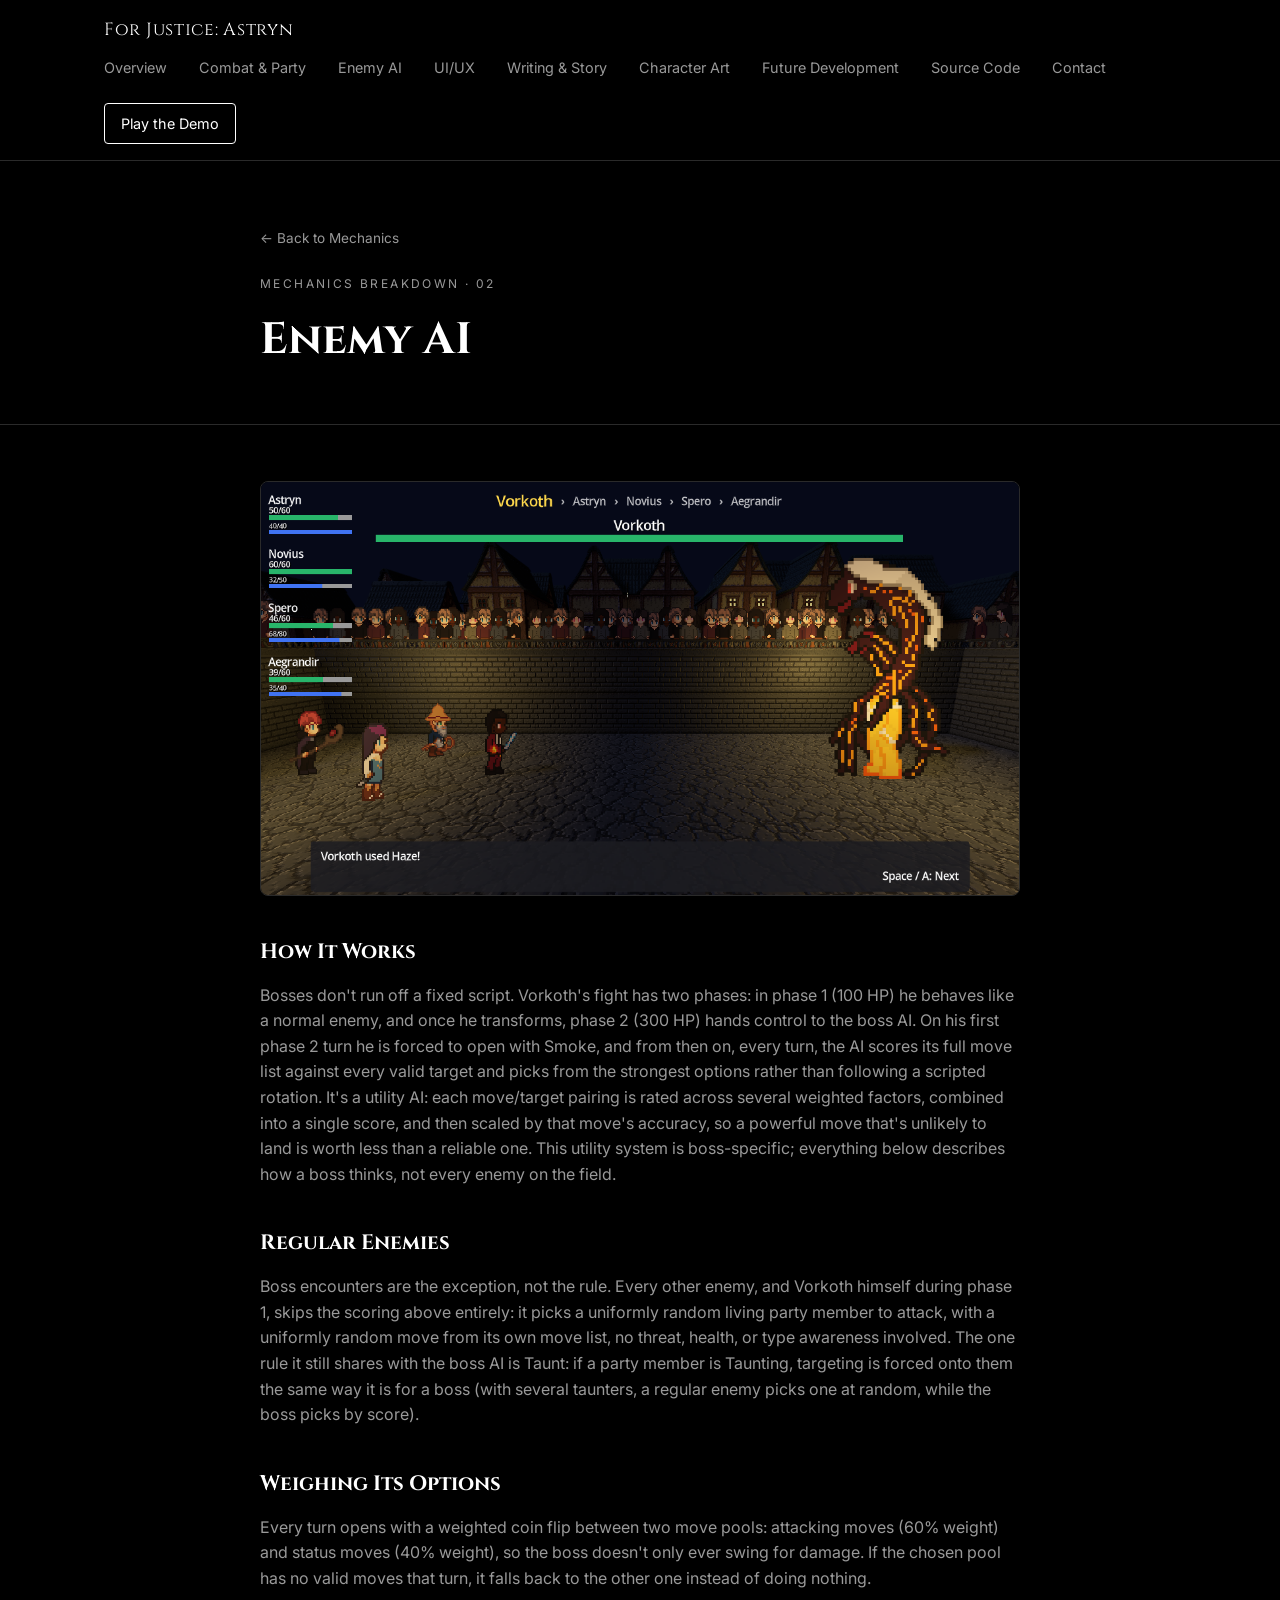
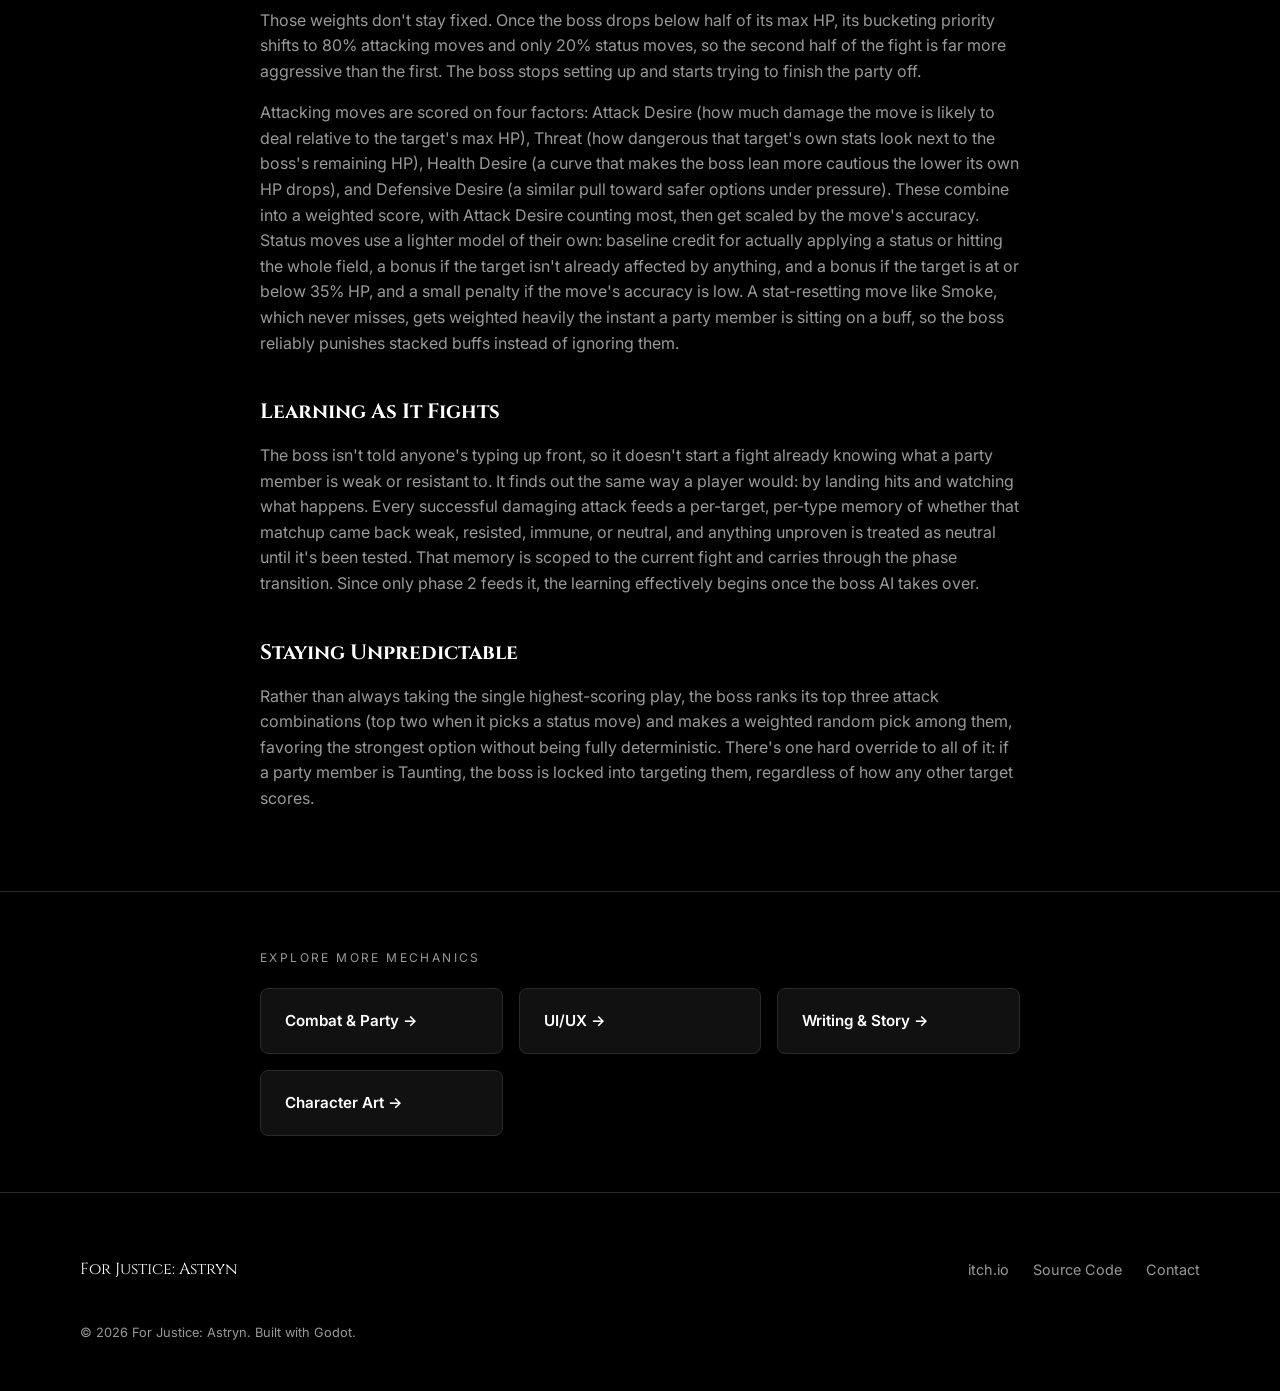
<file: mechanics/mechanic-2.html>
<!DOCTYPE html>
<html lang="en">
<head>
  <meta charset="UTF-8">
  <meta name="viewport" content="width=device-width, initial-scale=1.0">
  <title>Enemy AI | For Justice: Astryn</title>
  <meta name="description" content="How enemies think and react in combat in For Justice: Astryn.">
  <link rel="icon" type="image/png" href="../assets/fja_logo.png">
  <meta property="og:type" content="website">
  <meta property="og:site_name" content="For Justice: Astryn">
  <meta property="og:title" content="Enemy AI | For Justice: Astryn">
  <meta property="og:description" content="How enemies think and react in combat in For Justice: Astryn.">
  <meta property="og:url" content="https://goamek.github.io/for-justice-astryn-official/mechanics/mechanic-2.html">
  <meta property="og:image" content="https://goamek.github.io/for-justice-astryn-official/assets/game/hero-bg.png">
  <meta name="twitter:card" content="summary_large_image">
  <link rel="preconnect" href="https://fonts.googleapis.com">
  <link rel="preconnect" href="https://fonts.gstatic.com" crossorigin>
  <link href="https://fonts.googleapis.com/css2?family=Cinzel:wght@500;700&family=Inter:wght@400;500;600&display=swap" rel="stylesheet">
  <link rel="stylesheet" href="../css/style.css">
</head>
<body>

  <header class="nav" id="nav">
    <div class="nav__inner">
      <a href="../index.html" class="nav__brand">For Justice: <span>Astryn</span></a>
      <nav class="nav__links" id="navLinks">
        <a href="../overview.html">Overview</a>
        <a href="mechanic-1.html">Combat &amp; Party</a>
        <a href="mechanic-2.html">Enemy AI</a>
        <a href="mechanic-3.html">UI/UX</a>
        <a href="mechanic-4.html">Writing &amp; Story</a>
        <a href="mechanic-5.html">Character Art</a>
        <a href="../future-development.html">Future Development</a>
        <a href="https://github.com/goamek/for-justice-astryn-official/tree/main/src" target="_blank" rel="noopener">Source Code</a>
        <a href="../contact.html">Contact</a>
        <a href="https://garrettoamek.itch.io/for-justice-astryn" class="nav__cta" target="_blank" rel="noopener">Play the Demo</a>
      </nav>
    </div>
  </header>

  <main>

    <section class="detail-hero">
      <div class="detail-hero__inner">
        <a href="index.html" class="detail-hero__back">← Back to Mechanics</a>
        <p class="detail-hero__kicker">Mechanics Breakdown · 02</p>
        <h1 class="detail-hero__title">Enemy AI</h1>
      </div>
    </section>

    <section class="detail">
      <div class="detail__inner">
        <div class="detail__image-row">
          <img class="detail__image" src="../assets/game/bossfight.png" alt="A boss fight in For Justice: Astryn">
        </div>
        <div class="detail__section">
          <h2>How It Works</h2>
          <p>
            Bosses don't run off a fixed script. Vorkoth's fight has two phases: in phase 1 (100 HP) he behaves like a normal enemy, and once he transforms, phase 2 (300 HP) hands control to the boss AI. On his first phase 2 turn he is forced to open with Smoke, and from then on, every turn, the AI scores its full move list against every valid target and picks from the strongest options rather than following a scripted rotation. It's a utility AI: each move/target pairing is rated across several weighted factors, combined into a single score, and then scaled by that move's accuracy, so a powerful move that's unlikely to land is worth less than a reliable one. This utility system is boss-specific; everything below describes how a boss thinks, not every enemy on the field.
          </p>
        </div>

        <div class="detail__section">
          <h2>Regular Enemies</h2>
          <p>
            Boss encounters are the exception, not the rule. Every other enemy, and Vorkoth himself during phase 1, skips the scoring above entirely: it picks a uniformly random living party member to attack, with a uniformly random move from its own move list, no threat, health, or type awareness involved. The one rule it still shares with the boss AI is Taunt: if a party member is Taunting, targeting is forced onto them the same way it is for a boss (with several taunters, a regular enemy picks one at random, while the boss picks by score).
          </p>
        </div>

        <div class="detail__section">
          <h2>Weighing Its Options</h2>
          <p>
            Every turn opens with a weighted coin flip between two move pools: attacking moves (60% weight) and status moves (40% weight), so the boss doesn't only ever swing for damage. If the chosen pool has no valid moves that turn, it falls back to the other one instead of doing nothing.
          </p>
          <p>
            Those weights don't stay fixed. Once the boss drops below half of its max HP, its bucketing priority shifts to 80% attacking moves and only 20% status moves, so the second half of the fight is far more aggressive than the first. The boss stops setting up and starts trying to finish the party off.
          </p>
          <p>
            Attacking moves are scored on four factors: Attack Desire (how much damage the move is likely to deal relative to the target's max HP), Threat (how dangerous that target's own stats look next to the boss's remaining HP), Health Desire (a curve that makes the boss lean more cautious the lower its own HP drops), and Defensive Desire (a similar pull toward safer options under pressure). These combine into a weighted score, with Attack Desire counting most, then get scaled by the move's accuracy. Status moves use a lighter model of their own: baseline credit for actually applying a status or hitting the whole field, a bonus if the target isn't already affected by anything, and a bonus if the target is at or below 35% HP, and a small penalty if the move's accuracy is low. A stat-resetting move like Smoke, which never misses, gets weighted heavily the instant a party member is sitting on a buff, so the boss reliably punishes stacked buffs instead of ignoring them.
          </p>
        </div>

        <div class="detail__section">
          <h2>Learning As It Fights</h2>
          <p>
            The boss isn't told anyone's typing up front, so it doesn't start a fight already knowing what a party member is weak or resistant to. It finds out the same way a player would: by landing hits and watching what happens. Every successful damaging attack feeds a per-target, per-type memory of whether that matchup came back weak, resisted, immune, or neutral, and anything unproven is treated as neutral until it's been tested. That memory is scoped to the current fight and carries through the phase transition. Since only phase 2 feeds it, the learning effectively begins once the boss AI takes over.
          </p>
        </div>

        <div class="detail__section">
          <h2>Staying Unpredictable</h2>
          <p>
            Rather than always taking the single highest-scoring play, the boss ranks its top three attack combinations (top two when it picks a status move) and makes a weighted random pick among them, favoring the strongest option without being fully deterministic. There's one hard override to all of it: if a party member is Taunting, the boss is locked into targeting them, regardless of how any other target scores.
          </p>
        </div>
      </div>
    </section>

    <section class="related-mechanics">
      <div class="related-mechanics__inner">
        <p class="related-mechanics__kicker">Explore More Mechanics</p>
        <div class="related-mechanics__grid">
          <a href="mechanic-1.html">Combat &amp; Party →</a>
          <a href="mechanic-3.html">UI/UX →</a>
          <a href="mechanic-4.html">Writing &amp; Story →</a>
          <a href="mechanic-5.html">Character Art →</a>
        </div>
      </div>
    </section>

  </main>

  <footer class="footer">
    <div class="footer__inner">
      <p class="footer__brand">For Justice: <span>Astryn</span></p>
      <ul class="footer__links">
        <li><a href="https://garrettoamek.itch.io/for-justice-astryn" target="_blank" rel="noopener">itch.io</a></li>
        <li><a href="https://github.com/goamek/for-justice-astryn-official/tree/main/src" target="_blank" rel="noopener">Source Code</a></li>
        <li><a href="../contact.html">Contact</a></li>
      </ul>
      <p class="footer__copy">&copy; 2026 For Justice: Astryn. Built with Godot.</p>
    </div>
  </footer>

</body>
</html>
</file>
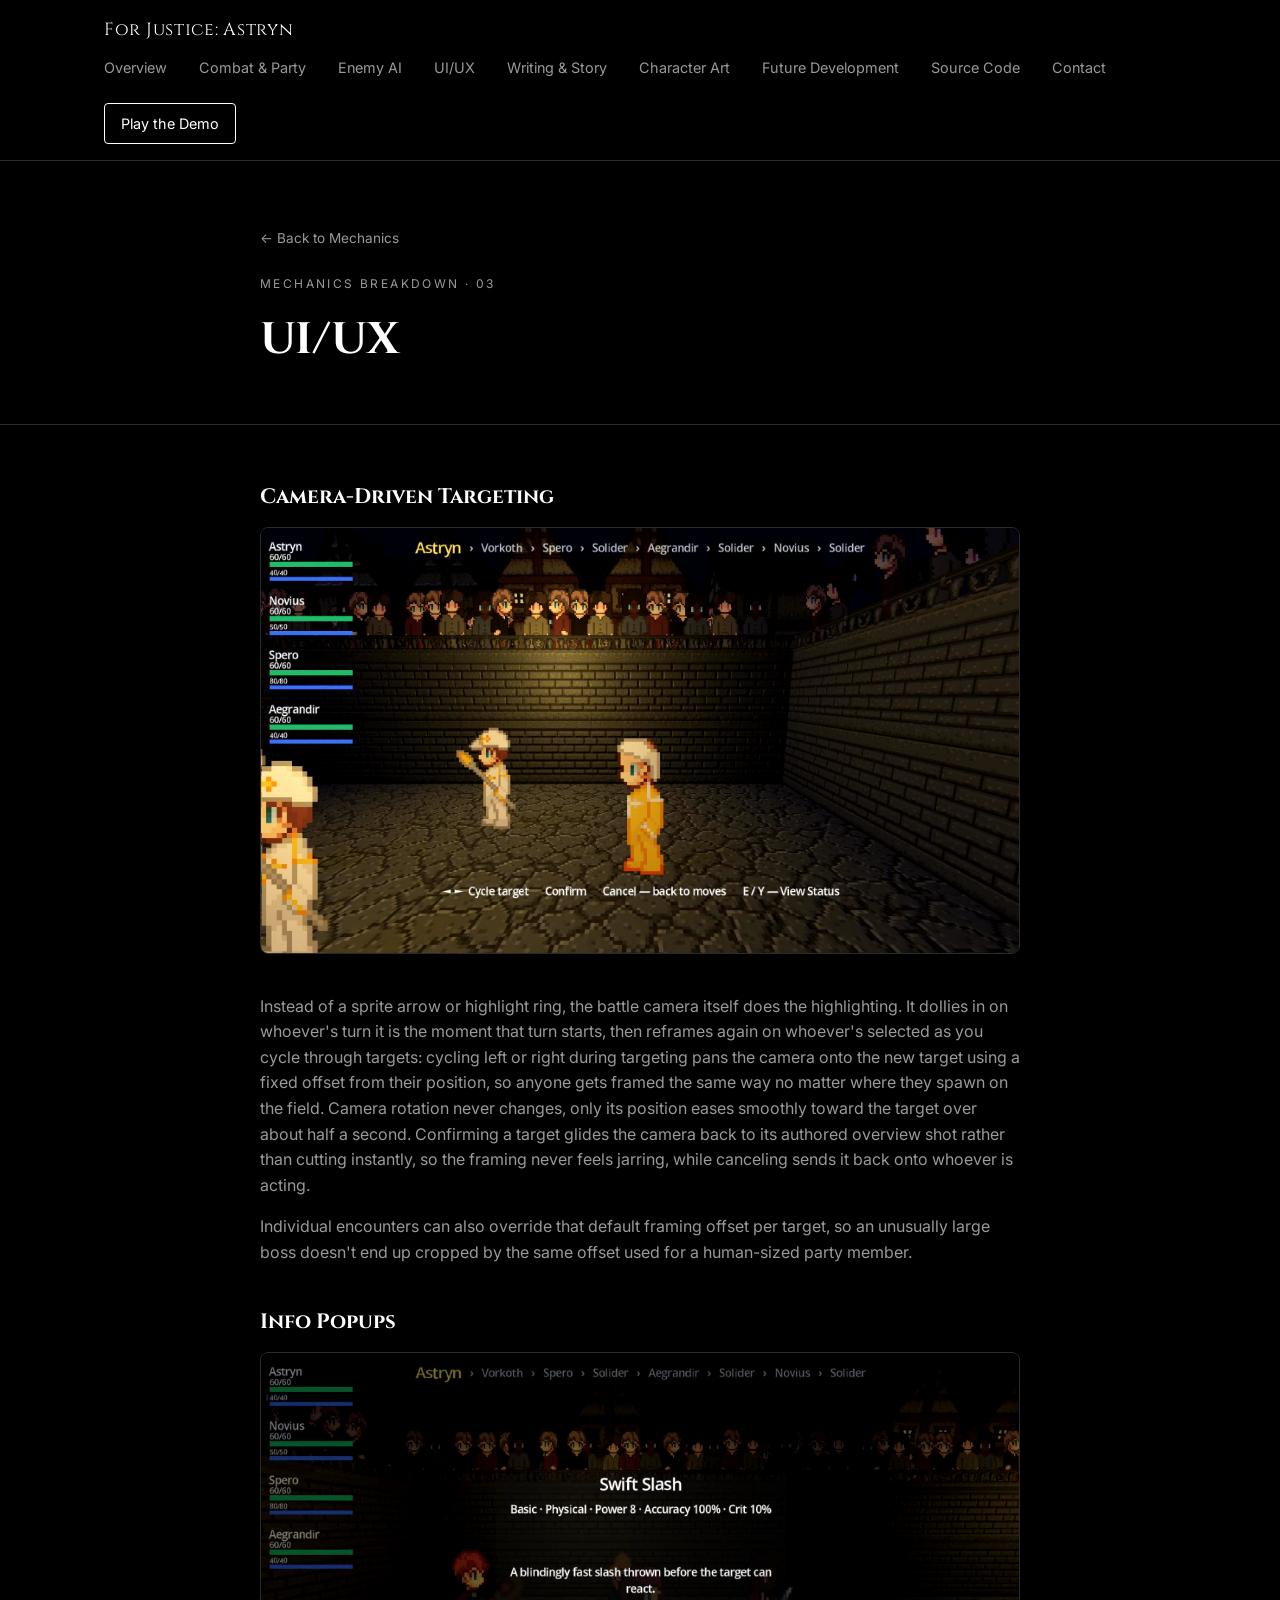
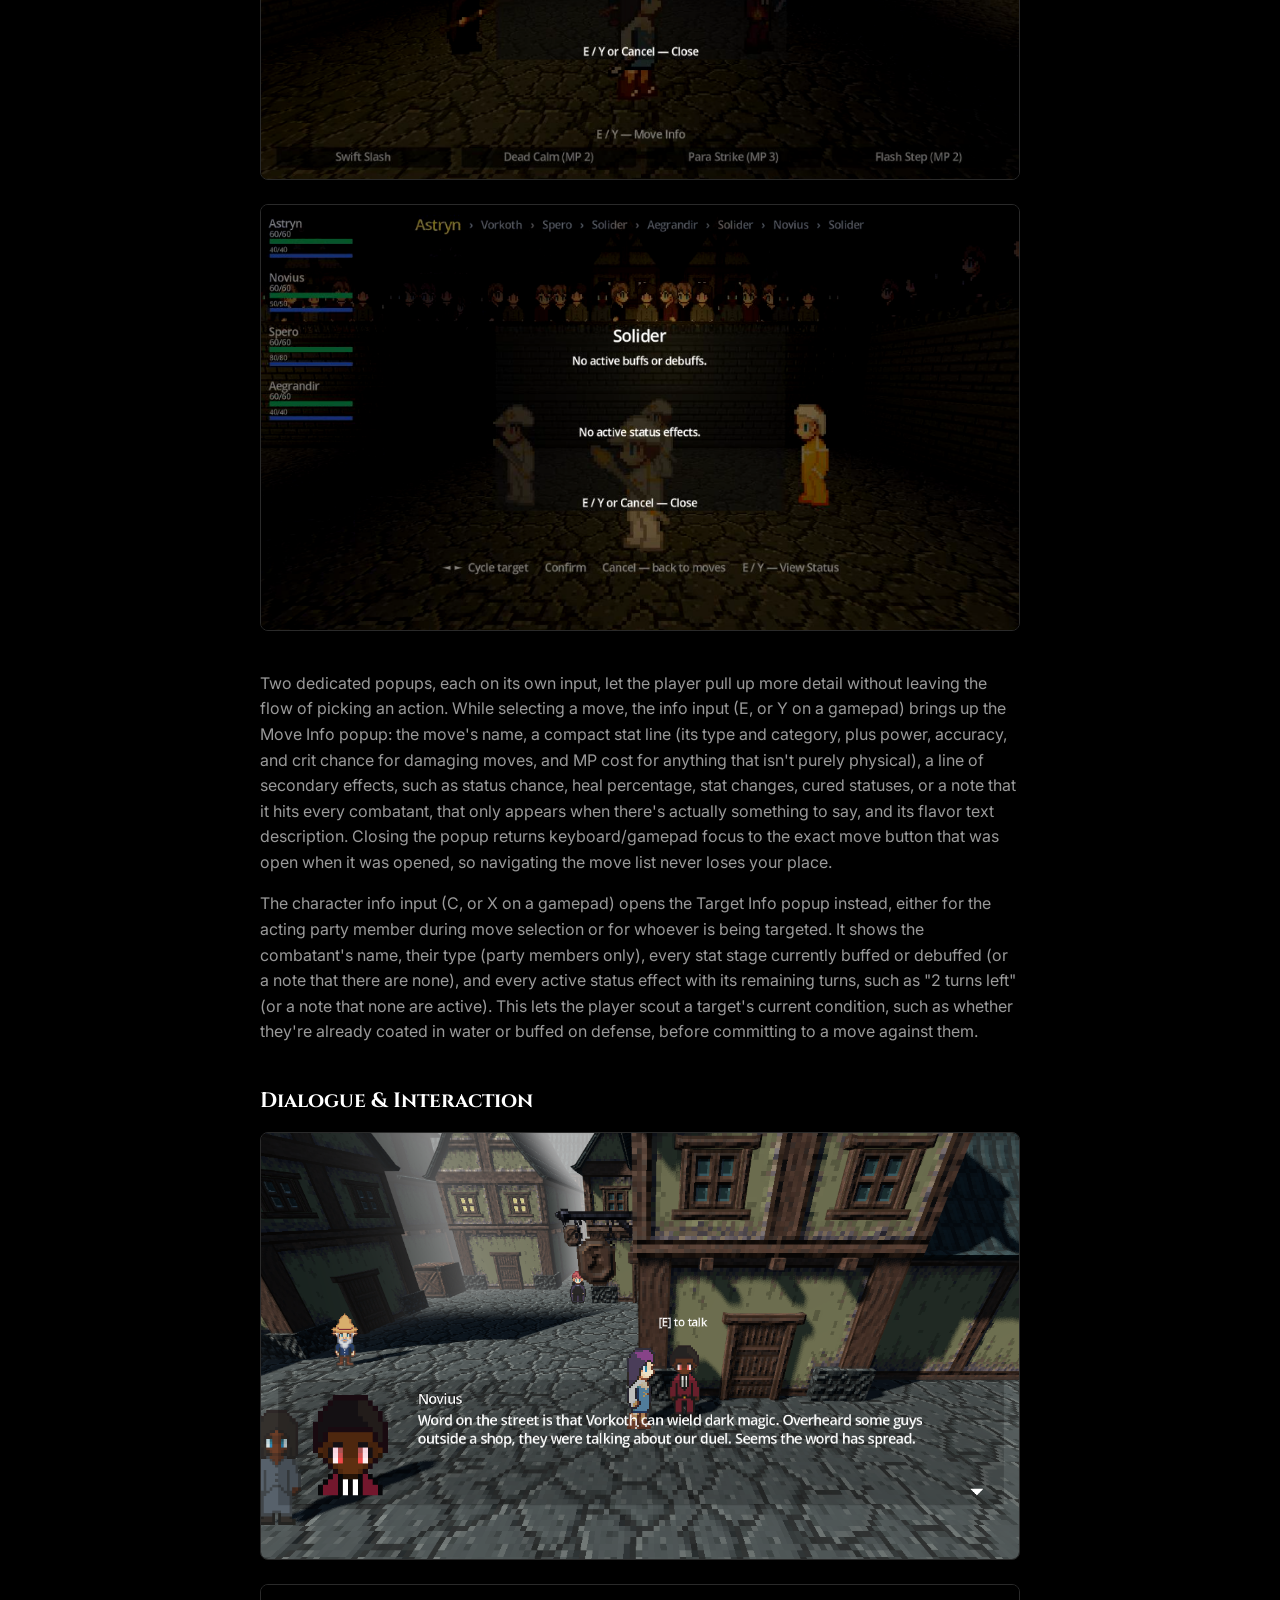
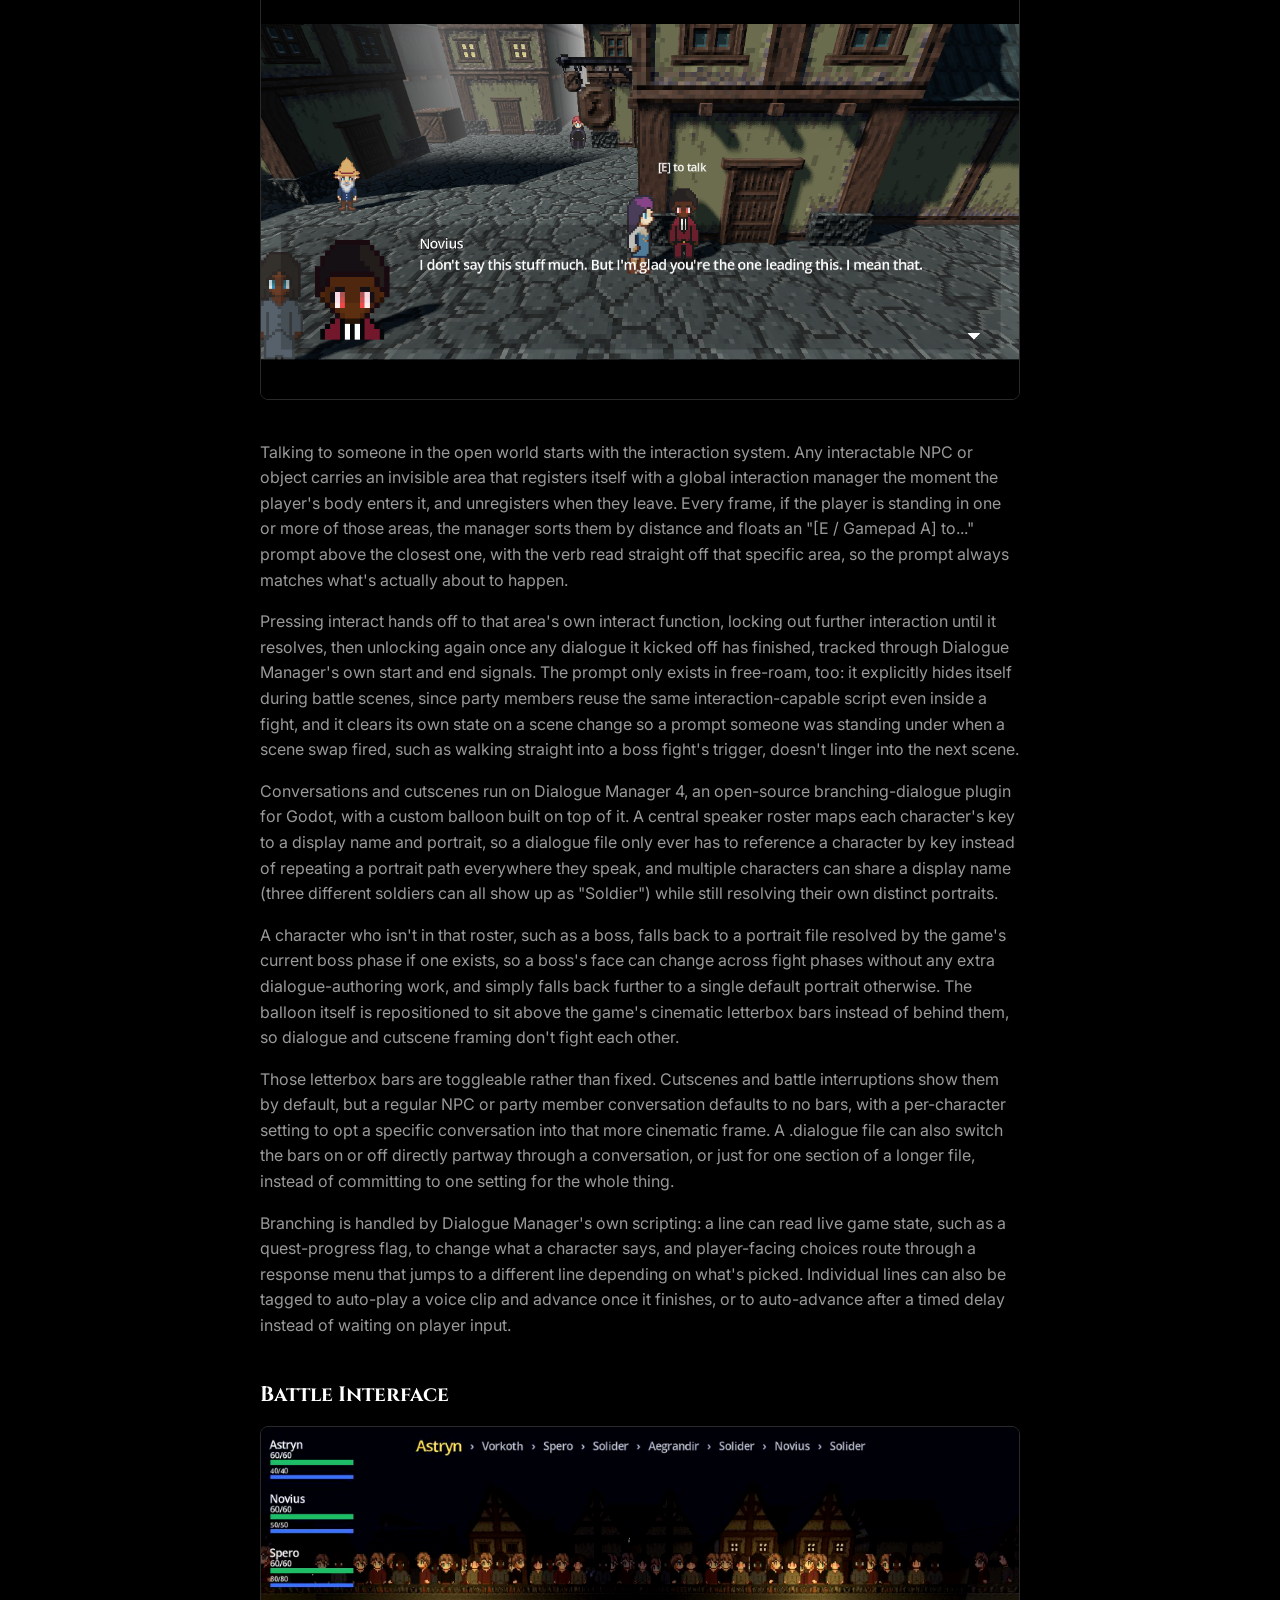
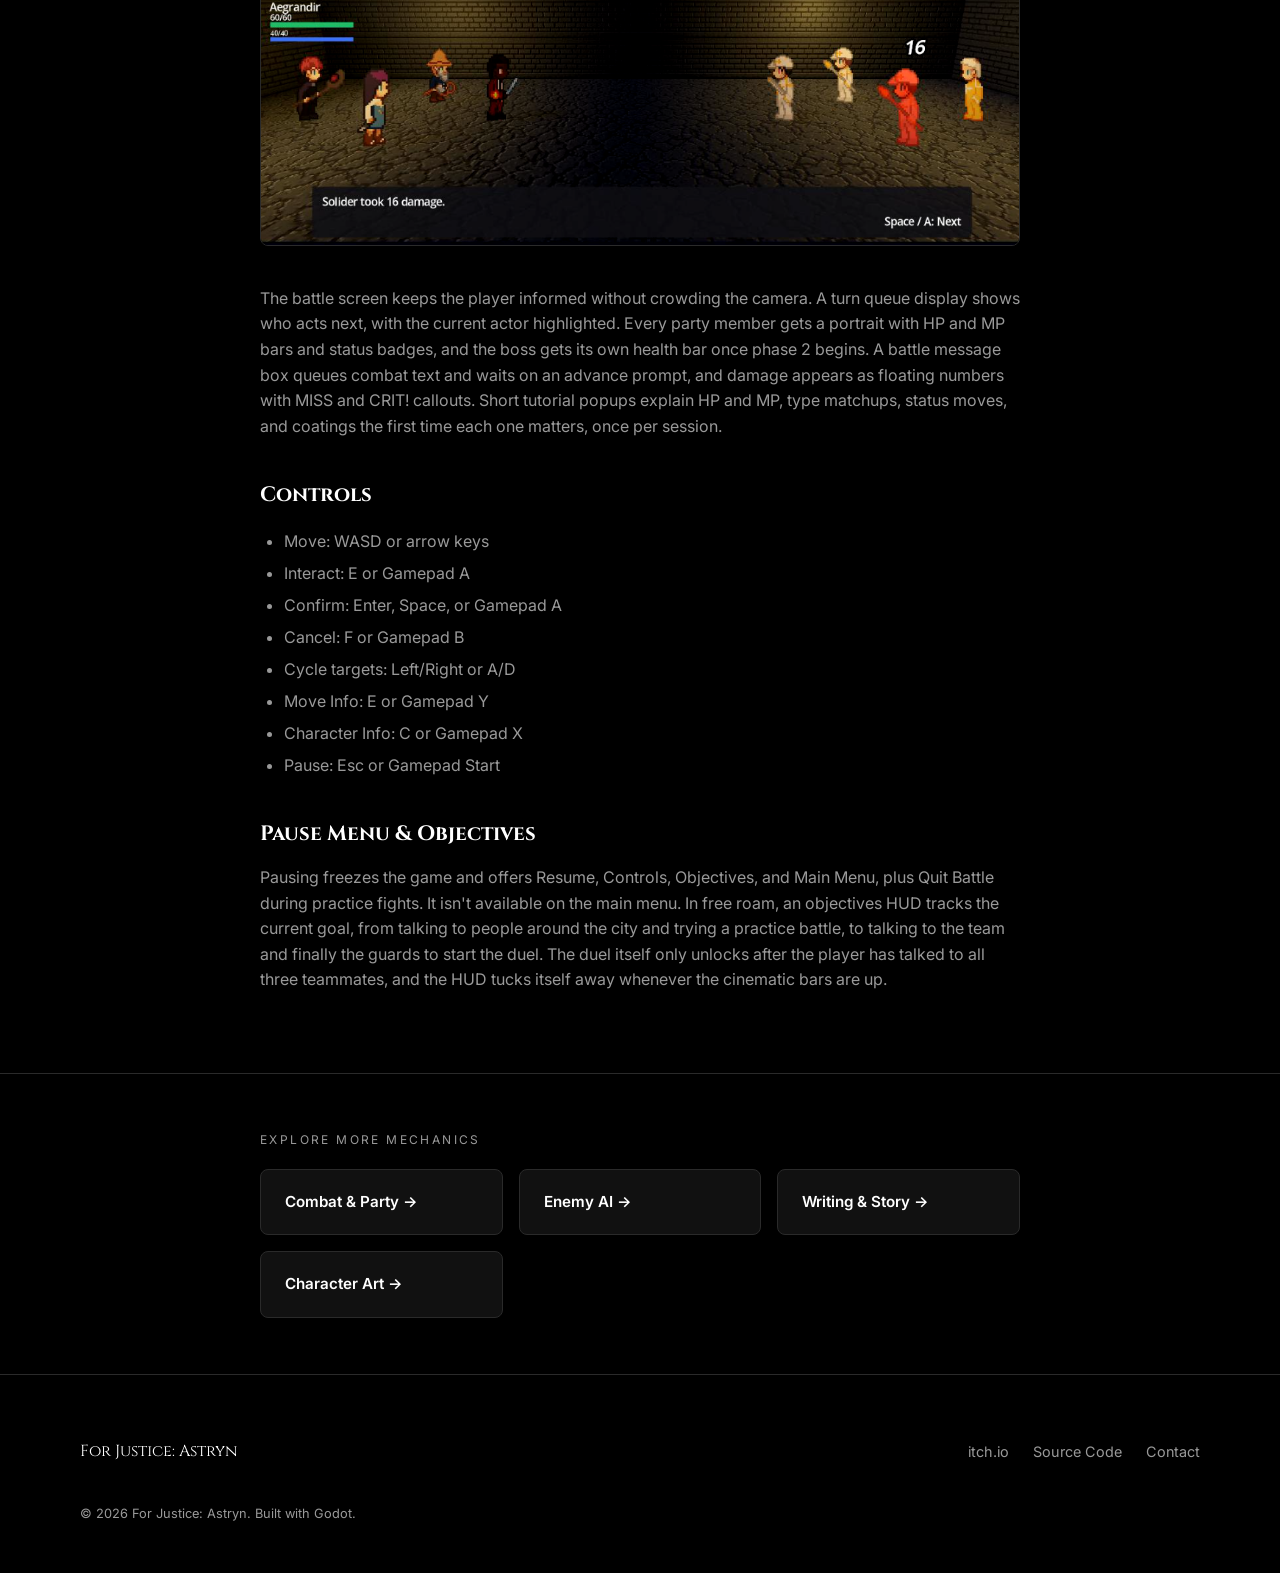
<file: mechanics/mechanic-3.html>
<!DOCTYPE html>
<html lang="en">
<head>
  <meta charset="UTF-8">
  <meta name="viewport" content="width=device-width, initial-scale=1.0">
  <title>UI/UX | For Justice: Astryn</title>
  <meta name="description" content="How the interface supports readability and immersion in For Justice: Astryn.">
  <link rel="icon" type="image/png" href="../assets/fja_logo.png">
  <meta property="og:type" content="website">
  <meta property="og:site_name" content="For Justice: Astryn">
  <meta property="og:title" content="UI/UX | For Justice: Astryn">
  <meta property="og:description" content="How the interface supports readability and immersion in For Justice: Astryn.">
  <meta property="og:url" content="https://goamek.github.io/for-justice-astryn-official/mechanics/mechanic-3.html">
  <meta property="og:image" content="https://goamek.github.io/for-justice-astryn-official/assets/game/hero-bg.png">
  <meta name="twitter:card" content="summary_large_image">
  <link rel="preconnect" href="https://fonts.googleapis.com">
  <link rel="preconnect" href="https://fonts.gstatic.com" crossorigin>
  <link href="https://fonts.googleapis.com/css2?family=Cinzel:wght@500;700&family=Inter:wght@400;500;600&display=swap" rel="stylesheet">
  <link rel="stylesheet" href="../css/style.css">
</head>
<body>

  <header class="nav" id="nav">
    <div class="nav__inner">
      <a href="../index.html" class="nav__brand">For Justice: <span>Astryn</span></a>
      <nav class="nav__links" id="navLinks">
        <a href="../overview.html">Overview</a>
        <a href="mechanic-1.html">Combat &amp; Party</a>
        <a href="mechanic-2.html">Enemy AI</a>
        <a href="mechanic-3.html">UI/UX</a>
        <a href="mechanic-4.html">Writing &amp; Story</a>
        <a href="mechanic-5.html">Character Art</a>
        <a href="../future-development.html">Future Development</a>
        <a href="https://github.com/goamek/for-justice-astryn-official/tree/main/src" target="_blank" rel="noopener">Source Code</a>
        <a href="../contact.html">Contact</a>
        <a href="https://garrettoamek.itch.io/for-justice-astryn" class="nav__cta" target="_blank" rel="noopener">Play the Demo</a>
      </nav>
    </div>
  </header>

  <main>

    <section class="detail-hero">
      <div class="detail-hero__inner">
        <a href="index.html" class="detail-hero__back">← Back to Mechanics</a>
        <p class="detail-hero__kicker">Mechanics Breakdown · 03</p>
        <h1 class="detail-hero__title">UI/UX</h1>
      </div>
    </section>

    <section class="detail">
      <div class="detail__inner">
        <div class="detail__section">
          <h2>Camera-Driven Targeting</h2>
          <div class="detail__image-row">
            <img class="detail__image" src="../assets/game/camerapositioningimage.png" alt="Battle camera framing a target in For Justice: Astryn">
          </div>
          <p>
            Instead of a sprite arrow or highlight ring, the battle camera itself does the highlighting. It dollies in on whoever's turn it is the moment that turn starts, then reframes again on whoever's selected as you cycle through targets: cycling left or right during targeting pans the camera onto the new target using a fixed offset from their position, so anyone gets framed the same way no matter where they spawn on the field. Camera rotation never changes, only its position eases smoothly toward the target over about half a second. Confirming a target glides the camera back to its authored overview shot rather than cutting instantly, so the framing never feels jarring, while canceling sends it back onto whoever is acting.
          </p>
          <p>
            Individual encounters can also override that default framing offset per target, so an unusually large boss doesn't end up cropped by the same offset used for a human-sized party member.
          </p>
        </div>

        <div class="detail__section">
          <h2>Info Popups</h2>
          <div class="detail__image-row">
            <img class="detail__image" src="../assets/game/moveinfoimage.png" alt="Move info UI in For Justice: Astryn">
            <img class="detail__image" src="../assets/game/characterstatusimage.png" alt="Character status UI in For Justice: Astryn">
          </div>
          <p>
            Two dedicated popups, each on its own input, let the player pull up more detail without leaving the flow of picking an action. While selecting a move, the info input (E, or Y on a gamepad) brings up the Move Info popup: the move's name, a compact stat line (its type and category, plus power, accuracy, and crit chance for damaging moves, and MP cost for anything that isn't purely physical), a line of secondary effects, such as status chance, heal percentage, stat changes, cured statuses, or a note that it hits every combatant, that only appears when there's actually something to say, and its flavor text description. Closing the popup returns keyboard/gamepad focus to the exact move button that was open when it was opened, so navigating the move list never loses your place.
          </p>
          <p>
            The character info input (C, or X on a gamepad) opens the Target Info popup instead, either for the acting party member during move selection or for whoever is being targeted. It shows the combatant's name, their type (party members only), every stat stage currently buffed or debuffed (or a note that there are none), and every active status effect with its remaining turns, such as "2 turns left" (or a note that none are active). This lets the player scout a target's current condition, such as whether they're already coated in water or buffed on defense, before committing to a move against them.
          </p>
        </div>

        <div class="detail__section">
          <h2>Dialogue &amp; Interaction</h2>
          <div class="detail__image-row">
            <img class="detail__image" src="../assets/game/novdialogue1.png" alt="A dialogue conversation with Novius in For Justice: Astryn">
            <img class="detail__image" src="../assets/game/novdialogue2.png" alt="A branching dialogue choice with Novius in For Justice: Astryn">
          </div>
          <p>
            Talking to someone in the open world starts with the interaction system. Any interactable NPC or object carries an invisible area that registers itself with a global interaction manager the moment the player's body enters it, and unregisters when they leave. Every frame, if the player is standing in one or more of those areas, the manager sorts them by distance and floats an "[E / Gamepad A] to..." prompt above the closest one, with the verb read straight off that specific area, so the prompt always matches what's actually about to happen.
          </p>
          <p>
            Pressing interact hands off to that area's own interact function, locking out further interaction until it resolves, then unlocking again once any dialogue it kicked off has finished, tracked through Dialogue Manager's own start and end signals. The prompt only exists in free-roam, too: it explicitly hides itself during battle scenes, since party members reuse the same interaction-capable script even inside a fight, and it clears its own state on a scene change so a prompt someone was standing under when a scene swap fired, such as walking straight into a boss fight's trigger, doesn't linger into the next scene.
          </p>
          <p>
            Conversations and cutscenes run on Dialogue Manager 4, an open-source branching-dialogue plugin for Godot, with a custom balloon built on top of it. A central speaker roster maps each character's key to a display name and portrait, so a dialogue file only ever has to reference a character by key instead of repeating a portrait path everywhere they speak, and multiple characters can share a display name (three different soldiers can all show up as "Soldier") while still resolving their own distinct portraits.
          </p>
          <p>
            A character who isn't in that roster, such as a boss, falls back to a portrait file resolved by the game's current boss phase if one exists, so a boss's face can change across fight phases without any extra dialogue-authoring work, and simply falls back further to a single default portrait otherwise. The balloon itself is repositioned to sit above the game's cinematic letterbox bars instead of behind them, so dialogue and cutscene framing don't fight each other.
          </p>
          <p>
            Those letterbox bars are toggleable rather than fixed. Cutscenes and battle interruptions show them by default, but a regular NPC or party member conversation defaults to no bars, with a per-character setting to opt a specific conversation into that more cinematic frame. A .dialogue file can also switch the bars on or off directly partway through a conversation, or just for one section of a longer file, instead of committing to one setting for the whole thing.
          </p>
          <p>
            Branching is handled by Dialogue Manager's own scripting: a line can read live game state, such as a quest-progress flag, to change what a character says, and player-facing choices route through a response menu that jumps to a different line depending on what's picked. Individual lines can also be tagged to auto-play a voice clip and advance once it finishes, or to auto-advance after a timed delay instead of waiting on player input.
          </p>
        </div>

        <div class="detail__section">
          <h2>Battle Interface</h2>
          <div class="detail__image-row">
            <img class="detail__image" src="../assets/game/damageimage.png" alt="The battle screen showing party HP and MP bars, the turn queue, a floating damage number, and the message box">
          </div>
          <p>
            The battle screen keeps the player informed without crowding the camera. A turn queue display shows who acts next, with the current actor highlighted. Every party member gets a portrait with HP and MP bars and status badges, and the boss gets its own health bar once phase 2 begins. A battle message box queues combat text and waits on an advance prompt, and damage appears as floating numbers with MISS and CRIT! callouts. Short tutorial popups explain HP and MP, type matchups, status moves, and coatings the first time each one matters, once per session.
          </p>
        </div>

        <div class="detail__section">
          <h2>Controls</h2>
          <ul class="bullet-list">
            <li>Move: WASD or arrow keys</li>
            <li>Interact: E or Gamepad A</li>
            <li>Confirm: Enter, Space, or Gamepad A</li>
            <li>Cancel: F or Gamepad B</li>
            <li>Cycle targets: Left/Right or A/D</li>
            <li>Move Info: E or Gamepad Y</li>
            <li>Character Info: C or Gamepad X</li>
            <li>Pause: Esc or Gamepad Start</li>
          </ul>
        </div>

        <div class="detail__section">
          <h2>Pause Menu &amp; Objectives</h2>
          <p>
            Pausing freezes the game and offers Resume, Controls, Objectives, and Main Menu, plus Quit Battle during practice fights. It isn't available on the main menu. In free roam, an objectives HUD tracks the current goal, from talking to people around the city and trying a practice battle, to talking to the team and finally the guards to start the duel. The duel itself only unlocks after the player has talked to all three teammates, and the HUD tucks itself away whenever the cinematic bars are up.
          </p>
        </div>
      </div>
    </section>

    <section class="related-mechanics">
      <div class="related-mechanics__inner">
        <p class="related-mechanics__kicker">Explore More Mechanics</p>
        <div class="related-mechanics__grid">
          <a href="mechanic-1.html">Combat &amp; Party →</a>
          <a href="mechanic-2.html">Enemy AI →</a>
          <a href="mechanic-4.html">Writing &amp; Story →</a>
          <a href="mechanic-5.html">Character Art →</a>
        </div>
      </div>
    </section>

  </main>

  <footer class="footer">
    <div class="footer__inner">
      <p class="footer__brand">For Justice: <span>Astryn</span></p>
      <ul class="footer__links">
        <li><a href="https://garrettoamek.itch.io/for-justice-astryn" target="_blank" rel="noopener">itch.io</a></li>
        <li><a href="https://github.com/goamek/for-justice-astryn-official/tree/main/src" target="_blank" rel="noopener">Source Code</a></li>
        <li><a href="../contact.html">Contact</a></li>
      </ul>
      <p class="footer__copy">&copy; 2026 For Justice: Astryn. Built with Godot.</p>
    </div>
  </footer>

</body>
</html>
</file>
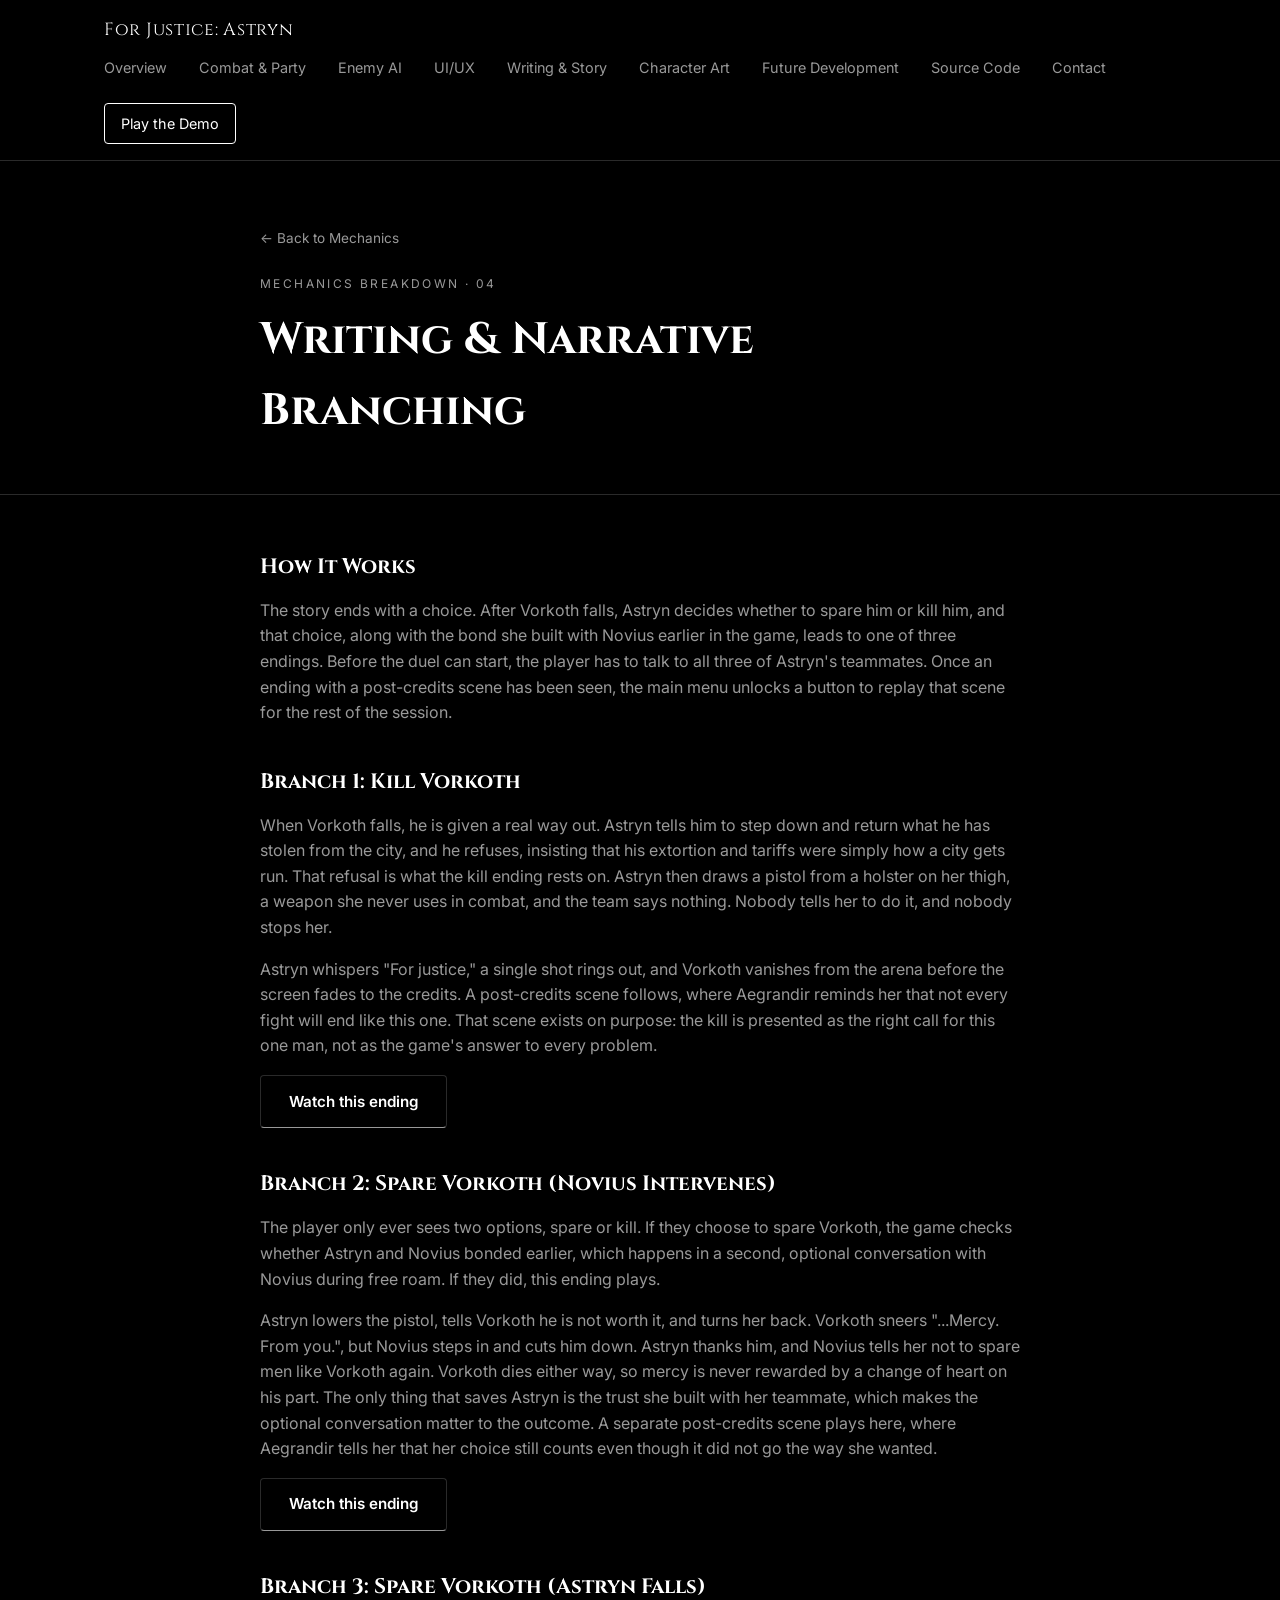
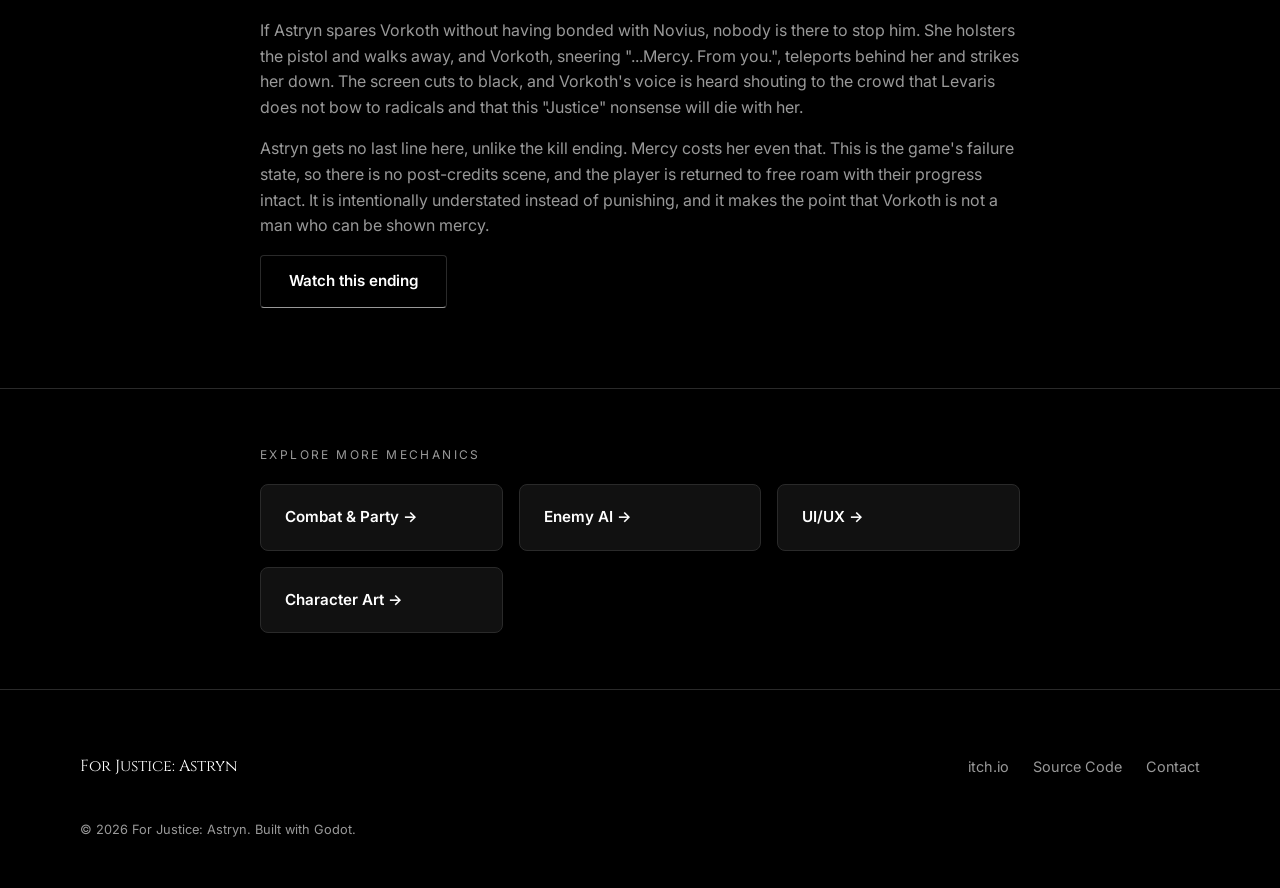
<file: mechanics/mechanic-4.html>
<!DOCTYPE html>
<html lang="en">
<head>
  <meta charset="UTF-8">
  <meta name="viewport" content="width=device-width, initial-scale=1.0">
  <title>Writing &amp; Narrative Branching | For Justice: Astryn</title>
  <meta name="description" content="How the story unfolds, and how your choices shape it, in For Justice: Astryn.">
  <link rel="icon" type="image/png" href="../assets/fja_logo.png">
  <meta property="og:type" content="website">
  <meta property="og:site_name" content="For Justice: Astryn">
  <meta property="og:title" content="Writing &amp; Narrative Branching | For Justice: Astryn">
  <meta property="og:description" content="How the story unfolds, and how your choices shape it, in For Justice: Astryn.">
  <meta property="og:url" content="https://goamek.github.io/for-justice-astryn-official/mechanics/mechanic-4.html">
  <meta property="og:image" content="https://goamek.github.io/for-justice-astryn-official/assets/game/hero-bg.png">
  <meta name="twitter:card" content="summary_large_image">
  <link rel="preconnect" href="https://fonts.googleapis.com">
  <link rel="preconnect" href="https://fonts.gstatic.com" crossorigin>
  <link href="https://fonts.googleapis.com/css2?family=Cinzel:wght@500;700&family=Inter:wght@400;500;600&display=swap" rel="stylesheet">
  <link rel="stylesheet" href="../css/style.css">
</head>
<body>

  <header class="nav" id="nav">
    <div class="nav__inner">
      <a href="../index.html" class="nav__brand">For Justice: <span>Astryn</span></a>
      <nav class="nav__links" id="navLinks">
        <a href="../overview.html">Overview</a>
        <a href="mechanic-1.html">Combat &amp; Party</a>
        <a href="mechanic-2.html">Enemy AI</a>
        <a href="mechanic-3.html">UI/UX</a>
        <a href="mechanic-4.html">Writing &amp; Story</a>
        <a href="mechanic-5.html">Character Art</a>
        <a href="../future-development.html">Future Development</a>
        <a href="https://github.com/goamek/for-justice-astryn-official/tree/main/src" target="_blank" rel="noopener">Source Code</a>
        <a href="../contact.html">Contact</a>
        <a href="https://garrettoamek.itch.io/for-justice-astryn" class="nav__cta" target="_blank" rel="noopener">Play the Demo</a>
      </nav>
    </div>
  </header>

  <main>

    <section class="detail-hero">
      <div class="detail-hero__inner">
        <a href="index.html" class="detail-hero__back">← Back to Mechanics</a>
        <p class="detail-hero__kicker">Mechanics Breakdown · 04</p>
        <h1 class="detail-hero__title">Writing &amp; Narrative Branching</h1>
      </div>
    </section>

    <section class="detail">
      <div class="detail__inner">
        <div class="detail__section">
          <h2>How It Works</h2>
          <p>
            The story ends with a choice. After Vorkoth falls, Astryn decides whether to spare him or kill him, and that choice, along with the bond she built with Novius earlier in the game, leads to one of three endings. Before the duel can start, the player has to talk to all three of Astryn's teammates. Once an ending with a post-credits scene has been seen, the main menu unlocks a button to replay that scene for the rest of the session.
          </p>
        </div>

        <div class="detail__section">
          <h2>Branch 1: Kill Vorkoth</h2>
          <p>
            When Vorkoth falls, he is given a real way out. Astryn tells him to step down and return what he has stolen from the city, and he refuses, insisting that his extortion and tariffs were simply how a city gets run. That refusal is what the kill ending rests on. Astryn then draws a pistol from a holster on her thigh, a weapon she never uses in combat, and the team says nothing. Nobody tells her to do it, and nobody stops her.
          </p>
          <p>
            Astryn whispers "For justice," a single shot rings out, and Vorkoth vanishes from the arena before the screen fades to the credits. A post-credits scene follows, where Aegrandir reminds her that not every fight will end like this one. That scene exists on purpose: the kill is presented as the right call for this one man, not as the game's answer to every problem.
          </p>
          <p>
            <a class="btn btn--ghost" href="https://youtu.be/RQbZBgAuTu0?t=1470" target="_blank" rel="noopener">Watch this ending</a>
          </p>
        </div>

        <div class="detail__section">
          <h2>Branch 2: Spare Vorkoth (Novius Intervenes)</h2>
          <p>
            The player only ever sees two options, spare or kill. If they choose to spare Vorkoth, the game checks whether Astryn and Novius bonded earlier, which happens in a second, optional conversation with Novius during free roam. If they did, this ending plays.
          </p>
          <p>
            Astryn lowers the pistol, tells Vorkoth he is not worth it, and turns her back. Vorkoth sneers "...Mercy. From you.", but Novius steps in and cuts him down. Astryn thanks him, and Novius tells her not to spare men like Vorkoth again. Vorkoth dies either way, so mercy is never rewarded by a change of heart on his part. The only thing that saves Astryn is the trust she built with her teammate, which makes the optional conversation matter to the outcome. A separate post-credits scene plays here, where Aegrandir tells her that her choice still counts even though it did not go the way she wanted.
          </p>
          <p>
            <a class="btn btn--ghost" href="https://youtu.be/RQbZBgAuTu0?t=1612" target="_blank" rel="noopener">Watch this ending</a>
          </p>
        </div>

        <div class="detail__section">
          <h2>Branch 3: Spare Vorkoth (Astryn Falls)</h2>
          <p>
            If Astryn spares Vorkoth without having bonded with Novius, nobody is there to stop him. She holsters the pistol and walks away, and Vorkoth, sneering "...Mercy. From you.", teleports behind her and strikes her down. The screen cuts to black, and Vorkoth's voice is heard shouting to the crowd that Levaris does not bow to radicals and that this "Justice" nonsense will die with her.
          </p>
          <p>
            Astryn gets no last line here, unlike the kill ending. Mercy costs her even that. This is the game's failure state, so there is no post-credits scene, and the player is returned to free roam with their progress intact. It is intentionally understated instead of punishing, and it makes the point that Vorkoth is not a man who can be shown mercy.
          </p>
          <p>
            <a class="btn btn--ghost" href="https://youtu.be/RQbZBgAuTu0?t=1380" target="_blank" rel="noopener">Watch this ending</a>
          </p>
        </div>
      </div>
    </section>

    <section class="related-mechanics">
      <div class="related-mechanics__inner">
        <p class="related-mechanics__kicker">Explore More Mechanics</p>
        <div class="related-mechanics__grid">
          <a href="mechanic-1.html">Combat &amp; Party →</a>
          <a href="mechanic-2.html">Enemy AI →</a>
          <a href="mechanic-3.html">UI/UX →</a>
          <a href="mechanic-5.html">Character Art →</a>
        </div>
      </div>
    </section>

  </main>

  <footer class="footer">
    <div class="footer__inner">
      <p class="footer__brand">For Justice: <span>Astryn</span></p>
      <ul class="footer__links">
        <li><a href="https://garrettoamek.itch.io/for-justice-astryn" target="_blank" rel="noopener">itch.io</a></li>
        <li><a href="https://github.com/goamek/for-justice-astryn-official/tree/main/src" target="_blank" rel="noopener">Source Code</a></li>
        <li><a href="../contact.html">Contact</a></li>
      </ul>
      <p class="footer__copy">&copy; 2026 For Justice: Astryn. Built with Godot.</p>
    </div>
  </footer>

</body>
</html>
</file>
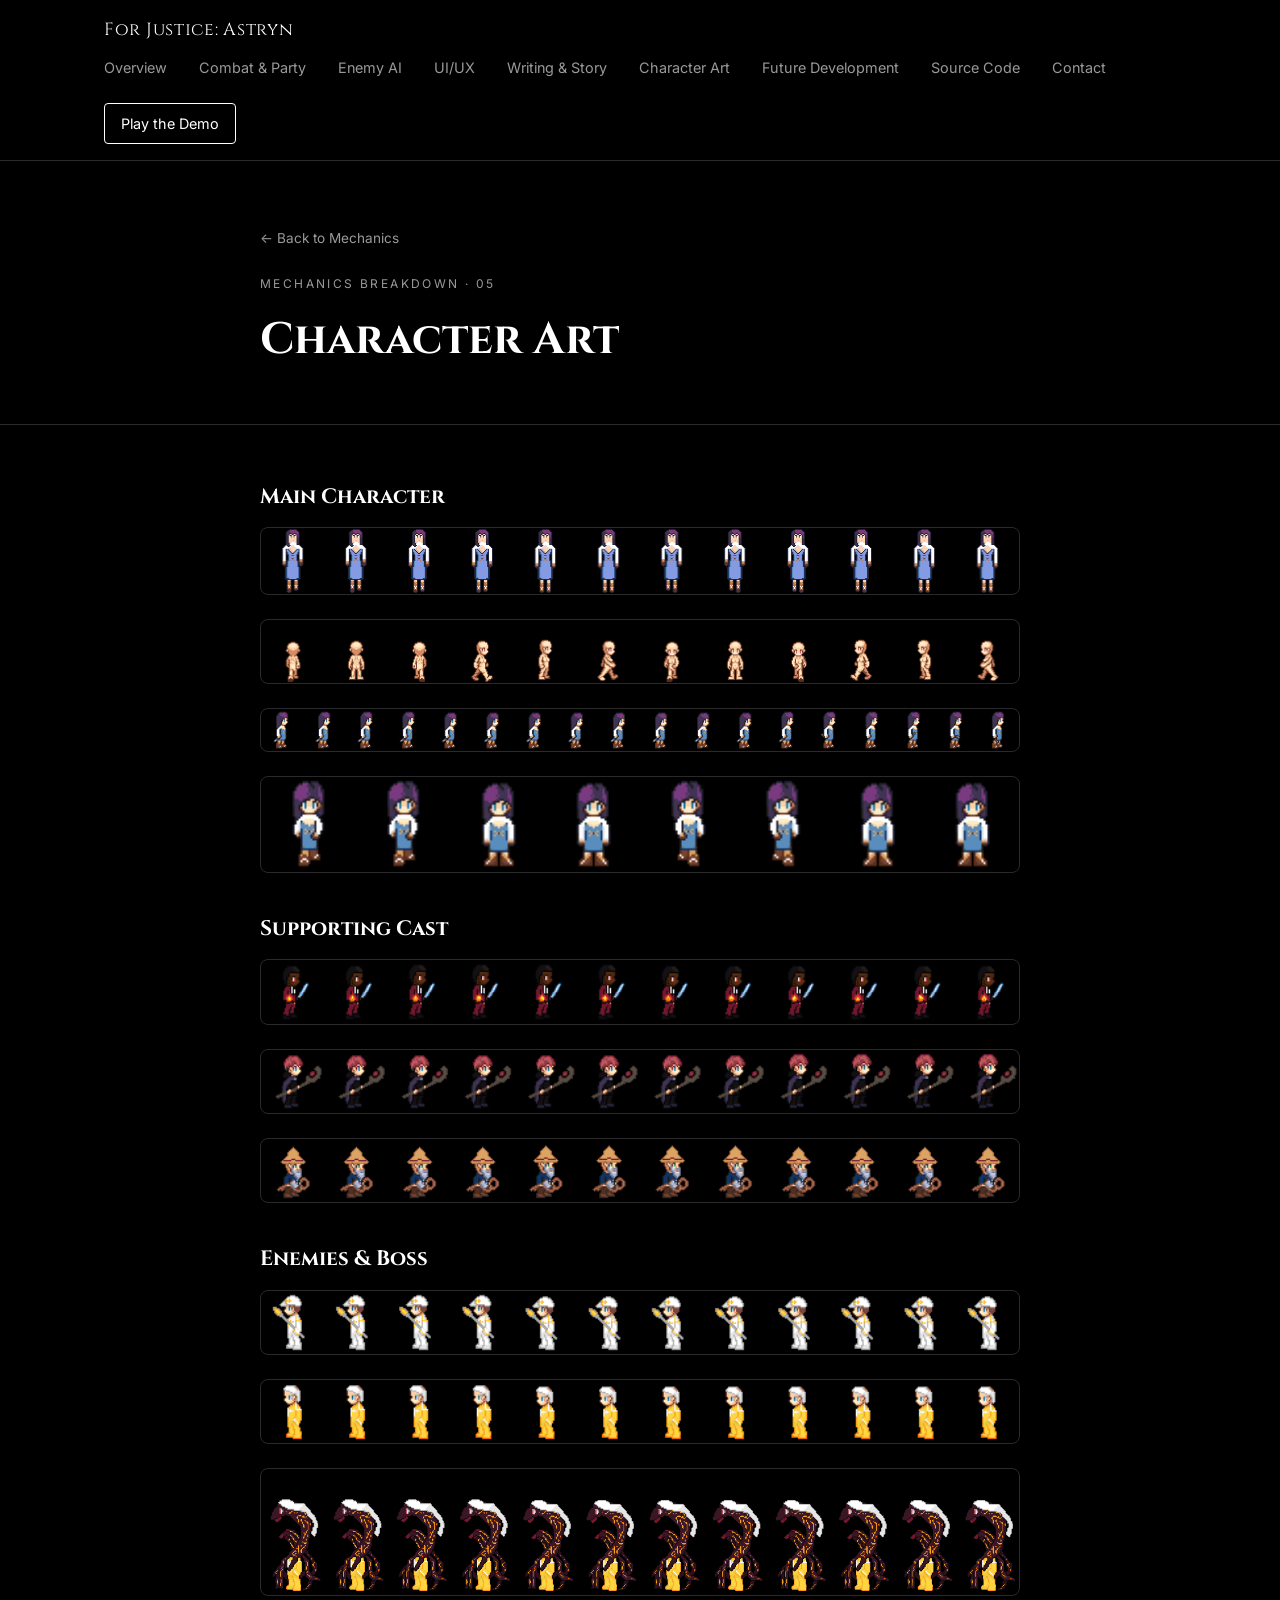
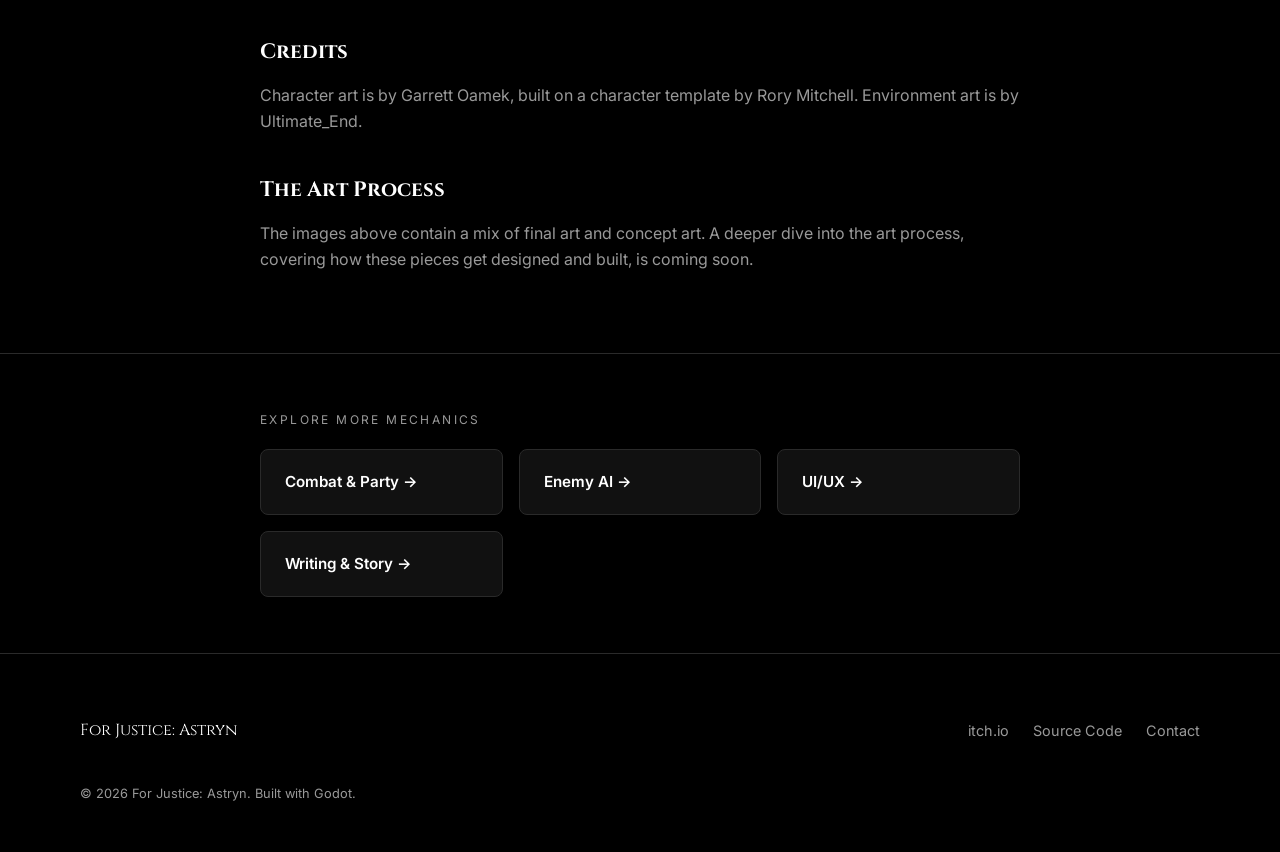
<file: mechanics/mechanic-5.html>
<!DOCTYPE html>
<html lang="en">
<head>
  <meta charset="UTF-8">
  <meta name="viewport" content="width=device-width, initial-scale=1.0">
  <title>Character Art | For Justice: Astryn</title>
  <meta name="description" content="The visual style and process behind the cast of For Justice: Astryn.">
  <link rel="icon" type="image/png" href="../assets/fja_logo.png">
  <meta property="og:type" content="website">
  <meta property="og:site_name" content="For Justice: Astryn">
  <meta property="og:title" content="Character Art | For Justice: Astryn">
  <meta property="og:description" content="The visual style and process behind the cast of For Justice: Astryn.">
  <meta property="og:url" content="https://goamek.github.io/for-justice-astryn-official/mechanics/mechanic-5.html">
  <meta property="og:image" content="https://goamek.github.io/for-justice-astryn-official/assets/game/hero-bg.png">
  <meta name="twitter:card" content="summary_large_image">
  <link rel="preconnect" href="https://fonts.googleapis.com">
  <link rel="preconnect" href="https://fonts.gstatic.com" crossorigin>
  <link href="https://fonts.googleapis.com/css2?family=Cinzel:wght@500;700&family=Inter:wght@400;500;600&display=swap" rel="stylesheet">
  <link rel="stylesheet" href="../css/style.css">
</head>
<body>

  <header class="nav" id="nav">
    <div class="nav__inner">
      <a href="../index.html" class="nav__brand">For Justice: <span>Astryn</span></a>
      <nav class="nav__links" id="navLinks">
        <a href="../overview.html">Overview</a>
        <a href="mechanic-1.html">Combat &amp; Party</a>
        <a href="mechanic-2.html">Enemy AI</a>
        <a href="mechanic-3.html">UI/UX</a>
        <a href="mechanic-4.html">Writing &amp; Story</a>
        <a href="mechanic-5.html">Character Art</a>
        <a href="../future-development.html">Future Development</a>
        <a href="https://github.com/goamek/for-justice-astryn-official/tree/main/src" target="_blank" rel="noopener">Source Code</a>
        <a href="../contact.html">Contact</a>
        <a href="https://garrettoamek.itch.io/for-justice-astryn" class="nav__cta" target="_blank" rel="noopener">Play the Demo</a>
      </nav>
    </div>
  </header>

  <main>

    <section class="detail-hero">
      <div class="detail-hero__inner">
        <a href="index.html" class="detail-hero__back">← Back to Mechanics</a>
        <p class="detail-hero__kicker">Mechanics Breakdown · 05</p>
        <h1 class="detail-hero__title">Character Art</h1>
      </div>
    </section>

    <section class="detail">
      <div class="detail__inner">
        <div class="detail__section">
          <h2>Main Character</h2>
          <div class="detail__image-row">
            <img class="detail__image" src="../assets/art/firstanim.png" alt="Early animation concept for the main character">
            <img class="detail__image" src="../assets/art/femalebase.png" alt="Female base sprite for the main character">
            <img class="detail__image" src="../assets/art/48MCBattleIdle.png" alt="Main character battle idle sprite">
            <img class="detail__image" src="../assets/art/mcDown48.png" alt="Main character down-facing run animation sprite">
          </div>
        </div>

        <div class="detail__section">
          <h2>Supporting Cast</h2>
          <div class="detail__image-row">
            <img class="detail__image" src="../assets/art/48BobBatteAnim.png" alt="Novius's battle animation sprite">
            <img class="detail__image" src="../assets/art/48ConBattleAnim.png" alt="Spero's battle animation sprite">
            <img class="detail__image" src="../assets/art/48DanBattle.png" alt="Aegrandir's battle animation sprite">
          </div>
        </div>

        <div class="detail__section">
          <h2>Enemies &amp; Boss</h2>
          <div class="detail__image-row">
            <img class="detail__image" src="../assets/art/soliderOneAnimBattle.png" alt="Soldier battle animation sprite">
            <img class="detail__image" src="../assets/art/bossStageOneAnim.png" alt="Vorkoth stage one battle animation sprite">
            <img class="detail__image" src="../assets/art/bossStageTwoAnim.png" alt="Vorkoth stage two battle animation sprite after his transformation">
          </div>
        </div>

        <div class="detail__section">
          <h2>Credits</h2>
          <p>
            Character art is by Garrett Oamek, built on a character template by Rory Mitchell. Environment art is by Ultimate_End.
          </p>
        </div>

        <div class="detail__section">
          <h2>The Art Process</h2>
          <p>
            The images above contain a mix of final art and concept art. A deeper dive into the art process, covering how these pieces get designed and built, is coming soon.
          </p>
        </div>
      </div>
    </section>

    <section class="related-mechanics">
      <div class="related-mechanics__inner">
        <p class="related-mechanics__kicker">Explore More Mechanics</p>
        <div class="related-mechanics__grid">
          <a href="mechanic-1.html">Combat &amp; Party →</a>
          <a href="mechanic-2.html">Enemy AI →</a>
          <a href="mechanic-3.html">UI/UX →</a>
          <a href="mechanic-4.html">Writing &amp; Story →</a>
        </div>
      </div>
    </section>

  </main>

  <footer class="footer">
    <div class="footer__inner">
      <p class="footer__brand">For Justice: <span>Astryn</span></p>
      <ul class="footer__links">
        <li><a href="https://garrettoamek.itch.io/for-justice-astryn" target="_blank" rel="noopener">itch.io</a></li>
        <li><a href="https://github.com/goamek/for-justice-astryn-official/tree/main/src" target="_blank" rel="noopener">Source Code</a></li>
        <li><a href="../contact.html">Contact</a></li>
      </ul>
      <p class="footer__copy">&copy; 2026 For Justice: Astryn. Built with Godot.</p>
    </div>
  </footer>

</body>
</html>
</file>
<file: css/style.css>
:root {
  --bg: #000000;
  --surface: #111111;
  --border: #2a2a2a;
  --text: #ffffff;
  --text-dim: #999999;
  --font-display: 'Cinzel', 'Georgia', 'Times New Roman', serif;
  --font-body: 'Inter', -apple-system, BlinkMacSystemFont, sans-serif;
  --max-width: 1120px;
}

* { box-sizing: border-box; }

html {
  scroll-behavior: smooth;
}

body {
  margin: 0;
  background: var(--bg);
  color: var(--text);
  font-family: var(--font-body);
  line-height: 1.6;
  -webkit-font-smoothing: antialiased;
}

h1, h2, h3 {
  font-family: var(--font-display);
  font-weight: 700;
  margin: 0;
}

a {
  color: inherit;
  text-decoration: none;
}

ul { list-style: none; margin: 0; padding: 0; }

.nav {
  position: sticky;
  top: 0;
  z-index: 100;
  background: rgba(0, 0, 0, 0.9);
  border-bottom: 1px solid var(--border);
}

.nav__inner {
  max-width: var(--max-width);
  margin: 0 auto;
  padding: 1rem 1.5rem;
  display: flex;
  flex-wrap: wrap;
  align-items: center;
  justify-content: space-between;
  row-gap: 0.75rem;
}

.nav__brand {
  font-family: var(--font-display);
  font-size: 1.1rem;
  letter-spacing: 0.04em;
}

.nav__links {
  display: flex;
  flex-wrap: wrap;
  align-items: center;
  gap: 1.5rem 2rem;
}

.nav__links a {
  font-size: 0.9rem;
  color: var(--text-dim);
  transition: color 0.2s ease;
}

.nav__links a:hover { color: var(--text); }

.nav__cta {
  padding: 0.5rem 1rem;
  border: 1px solid var(--text);
  border-radius: 4px;
  color: var(--text) !important;
}

.nav__cta:hover {
  background: var(--text);
  color: var(--bg) !important;
}

.hero {
  position: relative;
  min-height: 92vh;
  display: flex;
  align-items: center;
  justify-content: center;
  text-align: center;
  overflow: hidden;
  padding: 6rem 1.5rem;
}

.hero__bg {
  position: absolute;
  inset: 0;
  background:
    linear-gradient(rgba(0, 0, 0, 0.6), rgba(0, 0, 0, 0.6)),
    url("../assets/game/hero-bg.png") center / cover no-repeat;
  z-index: -1;
}

.hero__content {
  max-width: 720px;
}

.hero__eyebrow {
  color: var(--text-dim);
  text-transform: uppercase;
  letter-spacing: 0.2em;
  font-size: 0.75rem;
  margin: 0 0 1.5rem;
}

.hero__title {
  font-size: clamp(2.25rem, 6vw, 4.25rem);
  letter-spacing: 0.03em;
}

.hero__tagline {
  color: var(--text-dim);
  font-size: clamp(1rem, 2vw, 1.15rem);
  max-width: 560px;
  margin: 1.5rem auto 2.5rem;
}

.quick-links__row {
  display: flex;
  gap: 1rem;
  justify-content: center;
  flex-wrap: wrap;
  margin-top: 2rem;
}

.hero__ai-note {
  color: var(--text-dim);
  font-size: 0.75rem;
  margin-top: 1.25rem;
}

.btn {
  display: inline-block;
  padding: 0.85rem 1.75rem;
  border-radius: 4px;
  font-size: 0.95rem;
  font-weight: 600;
  transition: all 0.2s ease;
}

.btn--primary {
  background: var(--text);
  color: var(--bg);
}

.btn--primary:hover {
  background: var(--text-dim);
}

.btn--ghost {
  border: 1px solid var(--border);
  color: var(--text);
}

.btn--ghost:hover {
  border-color: var(--text-dim);
}

.section {
  padding: 6rem 1.5rem;
}

.section--alt {
  border-top: 1px solid var(--border);
}

.section__inner {
  max-width: var(--max-width);
  margin: 0 auto;
}

.section__kicker {
  color: var(--text-dim);
  text-transform: uppercase;
  letter-spacing: 0.2em;
  font-size: 0.75rem;
  margin: 0 0 0.75rem;
}

.section__title {
  font-size: clamp(1.6rem, 3.5vw, 2.4rem);
  margin-bottom: 3rem;
  max-width: 640px;
}

.overview__grid {
  display: grid;
  grid-template-columns: 1.4fr 1fr;
  gap: 3rem;
  align-items: start;
}

.overview__text {
  color: var(--text-dim);
  font-size: 1.05rem;
}

.overview__stats {
  display: grid;
  gap: 1rem;
  border-left: 1px solid var(--border);
  padding-left: 1.5rem;
}

.overview__stats li {
  font-size: 1rem;
}

.overview__stats span {
  display: block;
  color: var(--text-dim);
  text-transform: uppercase;
  letter-spacing: 0.1em;
  font-size: 0.7rem;
  margin-bottom: 0.25rem;
}

.mechanics {
  display: grid;
  grid-template-columns: repeat(auto-fit, minmax(240px, 1fr));
  gap: 1.5rem;
}

.mechanic-card {
  display: flex;
  flex-direction: column;
  align-items: flex-start;
  background: var(--surface);
  border: 1px solid var(--border);
  border-radius: 8px;
  padding: 2rem 1.75rem;
}

.mechanic-card__num {
  font-family: var(--font-display);
  color: var(--text-dim);
  font-size: 1.75rem;
  margin-bottom: 1rem;
}

.mechanic-card h3 {
  font-size: 1.15rem;
  margin-bottom: 0.75rem;
  letter-spacing: 0.02em;
}

.mechanic-card p {
  color: var(--text-dim);
  font-size: 0.95rem;
  margin: 0 0 1.25rem;
}

.mechanic-card__link {
  margin-top: auto;
  color: var(--text);
  font-size: 0.9rem;
  font-weight: 600;
  border-bottom: 1px solid var(--text-dim);
  transition: border-color 0.2s ease;
}

.mechanic-card__link:hover {
  border-color: var(--text);
}

.detail-hero {
  padding: 4rem 1.5rem 3rem;
  border-bottom: 1px solid var(--border);
}

.detail-hero__inner {
  max-width: 760px;
  margin: 0 auto;
}

.detail-hero__back {
  display: inline-block;
  color: var(--text-dim);
  font-size: 0.85rem;
  margin-bottom: 1.5rem;
  transition: color 0.2s ease;
}

.detail-hero__back:hover {
  color: var(--text);
}

.detail-hero__kicker {
  color: var(--text-dim);
  text-transform: uppercase;
  letter-spacing: 0.2em;
  font-size: 0.75rem;
  margin: 0 0 0.75rem;
}

.detail-hero__title {
  font-size: clamp(1.75rem, 4vw, 2.75rem);
}

.detail {
  padding: 3.5rem 1.5rem 5rem;
}

.detail__inner {
  max-width: 760px;
  margin: 0 auto;
}

.detail__image {
  display: block;
  width: 100%;
  border: 1px solid var(--border);
  border-radius: 8px;
  margin-bottom: 2.5rem;
}

.detail__image-row {
  display: grid;
  grid-template-columns: 1fr;
  gap: 1.5rem;
  margin-bottom: 2.5rem;
}

.detail__image-row .detail__image {
  margin-bottom: 0;
}

.detail__section {
  margin-bottom: 2.5rem;
}

.detail__section:last-child {
  margin-bottom: 0;
}

.detail__section h2 {
  font-size: 1.3rem;
  margin-bottom: 0.85rem;
}

.detail__section p {
  color: var(--text-dim);
  font-size: 1rem;
  margin: 0;
}

.detail__section p + p {
  margin-top: 1rem;
}

.bullet-list {
  list-style: disc;
  margin: 1rem 0 0;
  padding-left: 1.5rem;
}

.bullet-list li {
  color: var(--text-dim);
  font-size: 1rem;
  margin-bottom: 0.4rem;
}

.detail__section p a {
  color: var(--text);
  border-bottom: 1px solid var(--text-dim);
  transition: border-color 0.2s ease;
}

.detail__section p a:hover {
  border-color: var(--text);
}

.type-chart-wrap {
  overflow-x: auto;
  margin-bottom: 1.25rem;
}

.type-chart {
  border-collapse: collapse;
  width: 100%;
  min-width: 460px;
  font-size: 0.85rem;
}

.type-chart th,
.type-chart td {
  border: 1px solid var(--border);
  padding: 0.55rem 0.5rem;
  text-align: center;
}

.type-chart thead th {
  background: var(--surface);
  color: var(--text-dim);
  font-size: 0.7rem;
  text-transform: uppercase;
  letter-spacing: 0.05em;
  font-weight: 600;
}

.type-chart tbody th {
  background: var(--surface);
  color: var(--text);
  text-align: left;
  white-space: nowrap;
  font-weight: 600;
}

.type-chart td {
  color: var(--text-dim);
}

.type-chart td[data-mult="2"] {
  background: rgba(255, 99, 71, 0.16);
  color: #ff9478;
  font-weight: 700;
}

.type-chart td[data-mult="0.5"] {
  background: rgba(90, 160, 255, 0.14);
  color: #7fb3ff;
  font-weight: 700;
}

.type-chart td[data-mult="0.25"] {
  background: rgba(90, 160, 255, 0.28);
  color: #7fb3ff;
  font-weight: 700;
}

.type-chart__legend {
  display: flex;
  flex-wrap: wrap;
  gap: 0.75rem 1.5rem;
  font-size: 0.85rem;
  color: var(--text-dim);
  margin-bottom: 1.5rem;
}

.type-chart__legend span {
  display: inline-flex;
  align-items: center;
  gap: 0.5rem;
}

.type-chart__legend i {
  display: inline-block;
  width: 0.8rem;
  height: 0.8rem;
  border-radius: 2px;
  border: 1px solid var(--border);
  font-style: normal;
}

.type-chart__legend i.swatch--weak { background: rgba(255, 99, 71, 0.35); }
.type-chart__legend i.swatch--resist { background: rgba(90, 160, 255, 0.3); }
.type-chart__legend i.swatch--immune { background: rgba(90, 160, 255, 0.55); }
.type-chart__legend i.swatch--neutral { background: var(--surface); }

.type-list {
  display: flex;
  flex-wrap: wrap;
  gap: 0.6rem;
  margin: 1rem 0 1.5rem;
}

.type-chip {
  padding: 0.4rem 0.9rem;
  border: 1px solid var(--border);
  border-radius: 999px;
  font-size: 0.85rem;
  font-weight: 600;
  background: var(--surface);
}

.subtype-list {
  display: grid;
  grid-template-columns: repeat(auto-fit, minmax(180px, 1fr));
  gap: 0.5rem 1.5rem;
  margin: 0;
  padding: 0;
  list-style: none;
}

.subtype-list li {
  color: var(--text-dim);
  font-size: 0.95rem;
}

.subtype-list li strong {
  color: var(--text);
}

.status-list {
  display: grid;
  gap: 1rem;
  margin: 0;
}

.status-list__item {
  border: 1px solid var(--border);
  border-radius: 8px;
  padding: 1rem 1.25rem;
  background: var(--surface);
}

.status-list__item dt {
  color: var(--text);
  font-weight: 600;
  margin-bottom: 0.35rem;
}

.status-list__item dd {
  color: var(--text-dim);
  font-size: 0.95rem;
  margin: 0;
}

.related-mechanics {
  border-top: 1px solid var(--border);
  padding: 3.5rem 1.5rem;
}

.related-mechanics__inner {
  max-width: 760px;
  margin: 0 auto;
}

.related-mechanics__kicker {
  color: var(--text-dim);
  text-transform: uppercase;
  letter-spacing: 0.2em;
  font-size: 0.75rem;
  margin: 0 0 1.25rem;
}

.related-mechanics__grid {
  display: grid;
  grid-template-columns: repeat(auto-fit, minmax(210px, 1fr));
  gap: 1rem;
}

.related-mechanics__grid a {
  display: block;
  background: var(--surface);
  border: 1px solid var(--border);
  border-radius: 8px;
  padding: 1.25rem 1.5rem;
  font-size: 0.95rem;
  font-weight: 600;
  transition: border-color 0.2s ease;
}

.related-mechanics__grid a:hover {
  border-color: var(--text-dim);
}

@media (max-width: 640px) {
  .related-mechanics__grid {
    grid-template-columns: 1fr;
  }
}

.hub-cards {
  display: grid;
  grid-template-columns: repeat(auto-fit, minmax(240px, 1fr));
  gap: 1.5rem;
}

.hub-card {
  display: block;
  background: var(--surface);
  border: 1px solid var(--border);
  border-radius: 8px;
  padding: 1.75rem;
  transition: border-color 0.2s ease;
}

.hub-card:hover {
  border-color: var(--text-dim);
}

.hub-card h3 {
  font-size: 1.1rem;
  margin-bottom: 0.6rem;
}

.hub-card p {
  color: var(--text-dim);
  font-size: 0.92rem;
  margin: 0 0 1rem;
}

.hub-card__cta {
  color: var(--text);
  font-size: 0.85rem;
  font-weight: 600;
  border-bottom: 1px solid var(--text-dim);
}

.footer {
  border-top: 1px solid var(--border);
  padding: 3rem 1.5rem;
}

.footer__inner {
  max-width: var(--max-width);
  margin: 0 auto;
  display: flex;
  flex-wrap: wrap;
  align-items: center;
  justify-content: space-between;
  gap: 1.5rem;
}

.footer__brand {
  font-family: var(--font-display);
  font-size: 1rem;
}

.footer__links {
  display: flex;
  gap: 1.5rem;
}

.footer__links a {
  color: var(--text-dim);
  font-size: 0.9rem;
  transition: color 0.2s ease;
}

.footer__links a:hover { color: var(--text); }

.footer__copy {
  width: 100%;
  color: var(--text-dim);
  font-size: 0.8rem;
  margin: 0;
}

@media (max-width: 860px) {
  .overview__grid { grid-template-columns: 1fr; }
  .overview__stats { border-left: none; padding-left: 0; border-top: 1px solid var(--border); padding-top: 1.5rem; }
  .mechanics { grid-template-columns: 1fr; }
}

@media (max-width: 640px) {
  .nav__links { gap: 1rem 1.25rem; }
}
</file>
